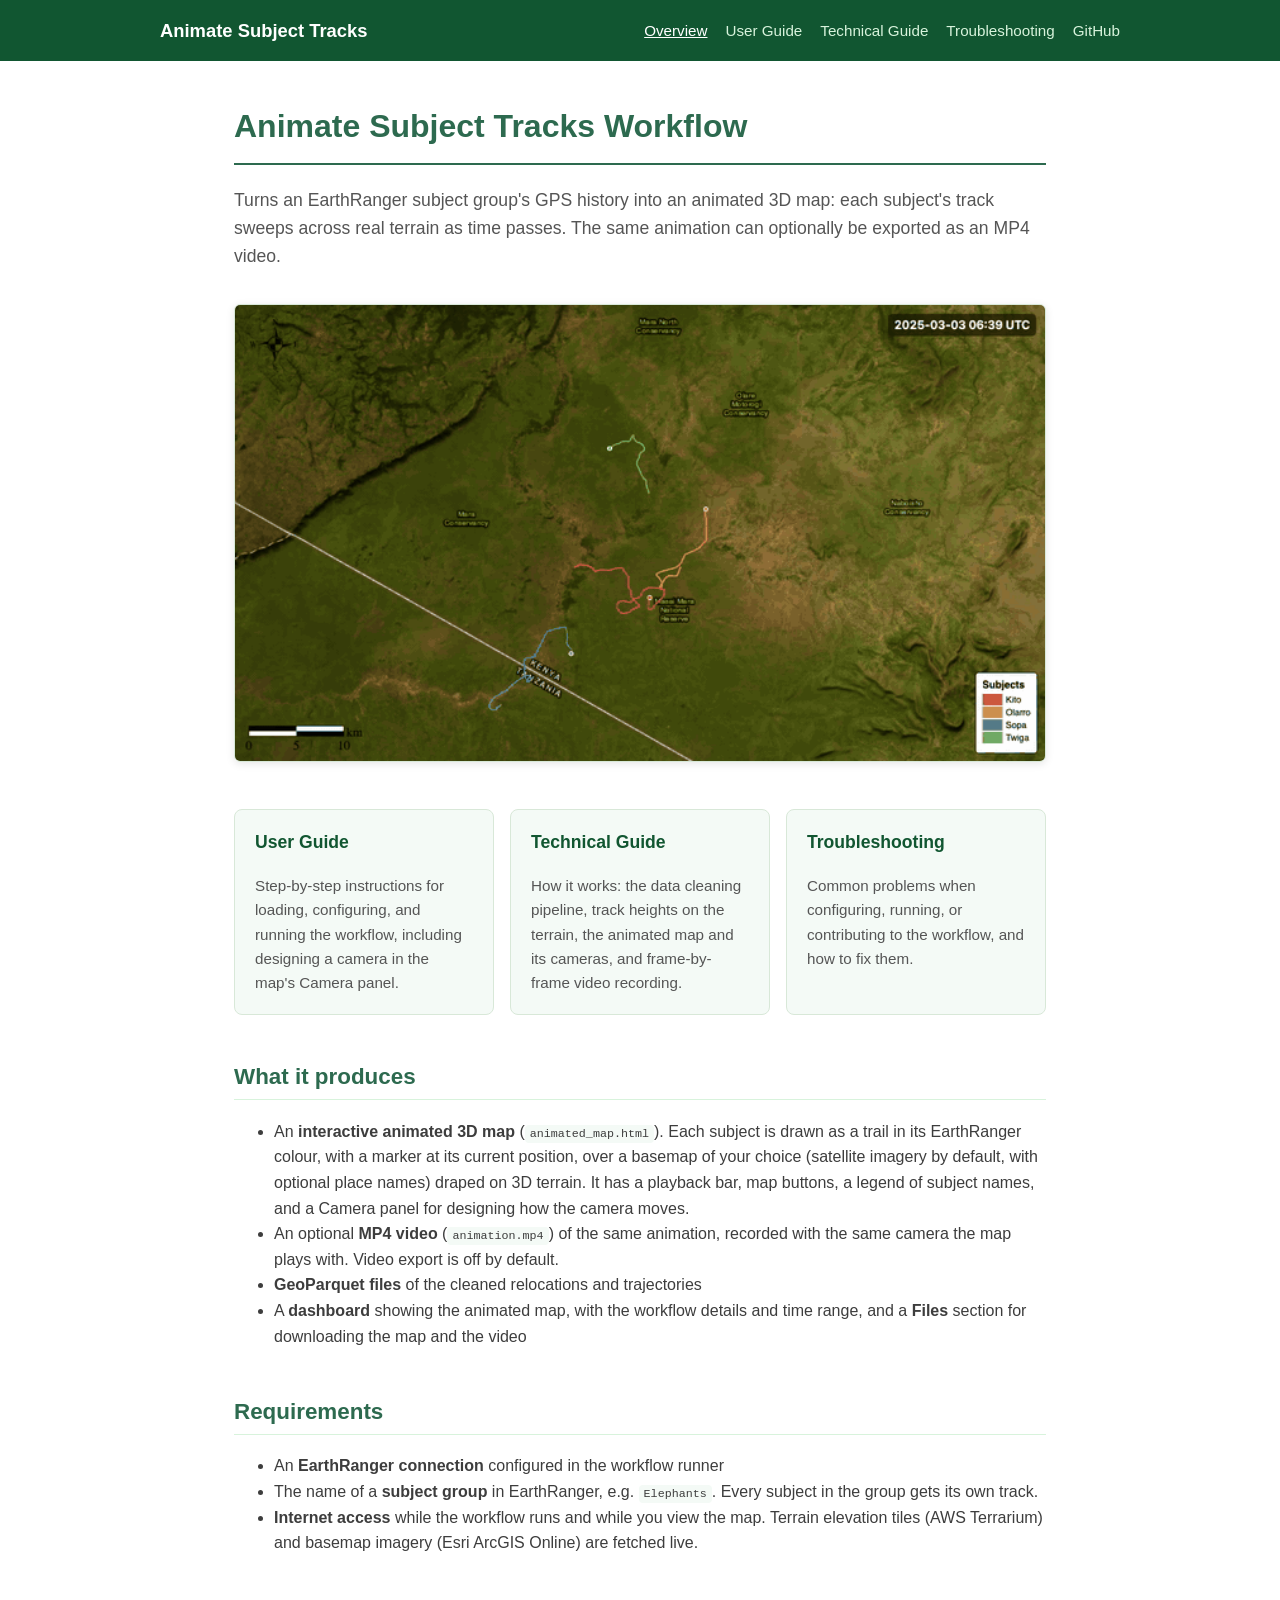
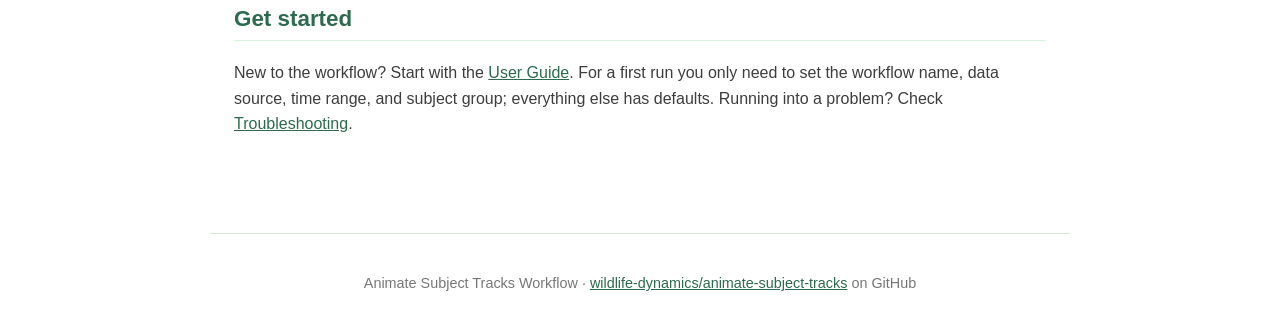
<file: docs/index.html>
<!DOCTYPE html>
<html lang="en">
<head>
  <meta charset="utf-8" />
  <meta name="viewport" content="width=device-width, initial-scale=1.0" />
  <title>Animate Subject Tracks Workflow</title>
  <link rel="stylesheet" href="assets/style.css" />
</head>
<body>
  <header class="site-header">
    <div class="bar">
      <a class="brand" href="index.html">Animate Subject Tracks</a>
      <nav>
        <a href="index.html" class="active">Overview</a>
        <a href="user-guide.html">User Guide</a>
        <a href="technical-guide.html">Technical Guide</a>
        <a href="troubleshooting.html">Troubleshooting</a>
        <a href="https://github.com/wildlife-dynamics/animate-subject-tracks">GitHub</a>
      </nav>
    </div>
  </header>

  <main>
    <h1>Animate Subject Tracks Workflow</h1>
    <p class="lede">Turns an EarthRanger subject group's GPS history into an animated 3D map: each subject's track sweeps across real terrain as time passes. The same animation can optionally be exported as an MP4 video.</p>

    <p><img src="assets/preview.gif" alt="Four collared animals' tracks animating over satellite imagery draped on 3D terrain in the Maasai Mara, with a fly-around camera" style="width: 100%; height: auto; border-radius: 6px;" /></p>

    <div class="card-grid">
      <a class="card" href="user-guide.html">
        <h3>User Guide</h3>
        <p>Step-by-step instructions for loading, configuring, and running the workflow, including designing a camera in the map's Camera panel.</p>
      </a>
      <a class="card" href="technical-guide.html">
        <h3>Technical Guide</h3>
        <p>How it works: the data cleaning pipeline, track heights on the terrain, the animated map and its cameras, and frame-by-frame video recording.</p>
      </a>
      <a class="card" href="troubleshooting.html">
        <h3>Troubleshooting</h3>
        <p>Common problems when configuring, running, or contributing to the workflow, and how to fix them.</p>
      </a>
    </div>

    <h2>What it produces</h2>
    <ul>
      <li>An <strong>interactive animated 3D map</strong> (<code>animated_map.html</code>). Each subject is drawn as a trail in its EarthRanger colour, with a marker at its current position, over a basemap of your choice (satellite imagery by default, with optional place names) draped on 3D terrain. It has a playback bar, map buttons, a legend of subject names, and a Camera panel for designing how the camera moves.</li>
      <li>An optional <strong>MP4 video</strong> (<code>animation.mp4</code>) of the same animation, recorded with the same camera the map plays with. Video export is off by default.</li>
      <li><strong>GeoParquet files</strong> of the cleaned relocations and trajectories</li>
      <li>A <strong>dashboard</strong> showing the animated map, with the workflow details and time range, and a <strong>Files</strong> section for downloading the map and the video</li>
    </ul>

    <h2>Requirements</h2>
    <ul>
      <li>An <strong>EarthRanger connection</strong> configured in the workflow runner</li>
      <li>The name of a <strong>subject group</strong> in EarthRanger, e.g. <code>Elephants</code>. Every subject in the group gets its own track.</li>
      <li><strong>Internet access</strong> while the workflow runs and while you view the map. Terrain elevation tiles (AWS Terrarium) and basemap imagery (Esri ArcGIS Online) are fetched live.</li>
    </ul>

    <h2>Get started</h2>
    <p>New to the workflow? Start with the <a href="user-guide.html">User Guide</a>. For a first run you only need to set the workflow name, data source, time range, and subject group; everything else has defaults. Running into a problem? Check <a href="troubleshooting.html">Troubleshooting</a>.</p>
  </main>

  <footer class="site-footer">
    <p>Animate Subject Tracks Workflow &middot; <a href="https://github.com/wildlife-dynamics/animate-subject-tracks">wildlife-dynamics/animate-subject-tracks</a> on GitHub</p>
  </footer>
</body>
</html>
</file>
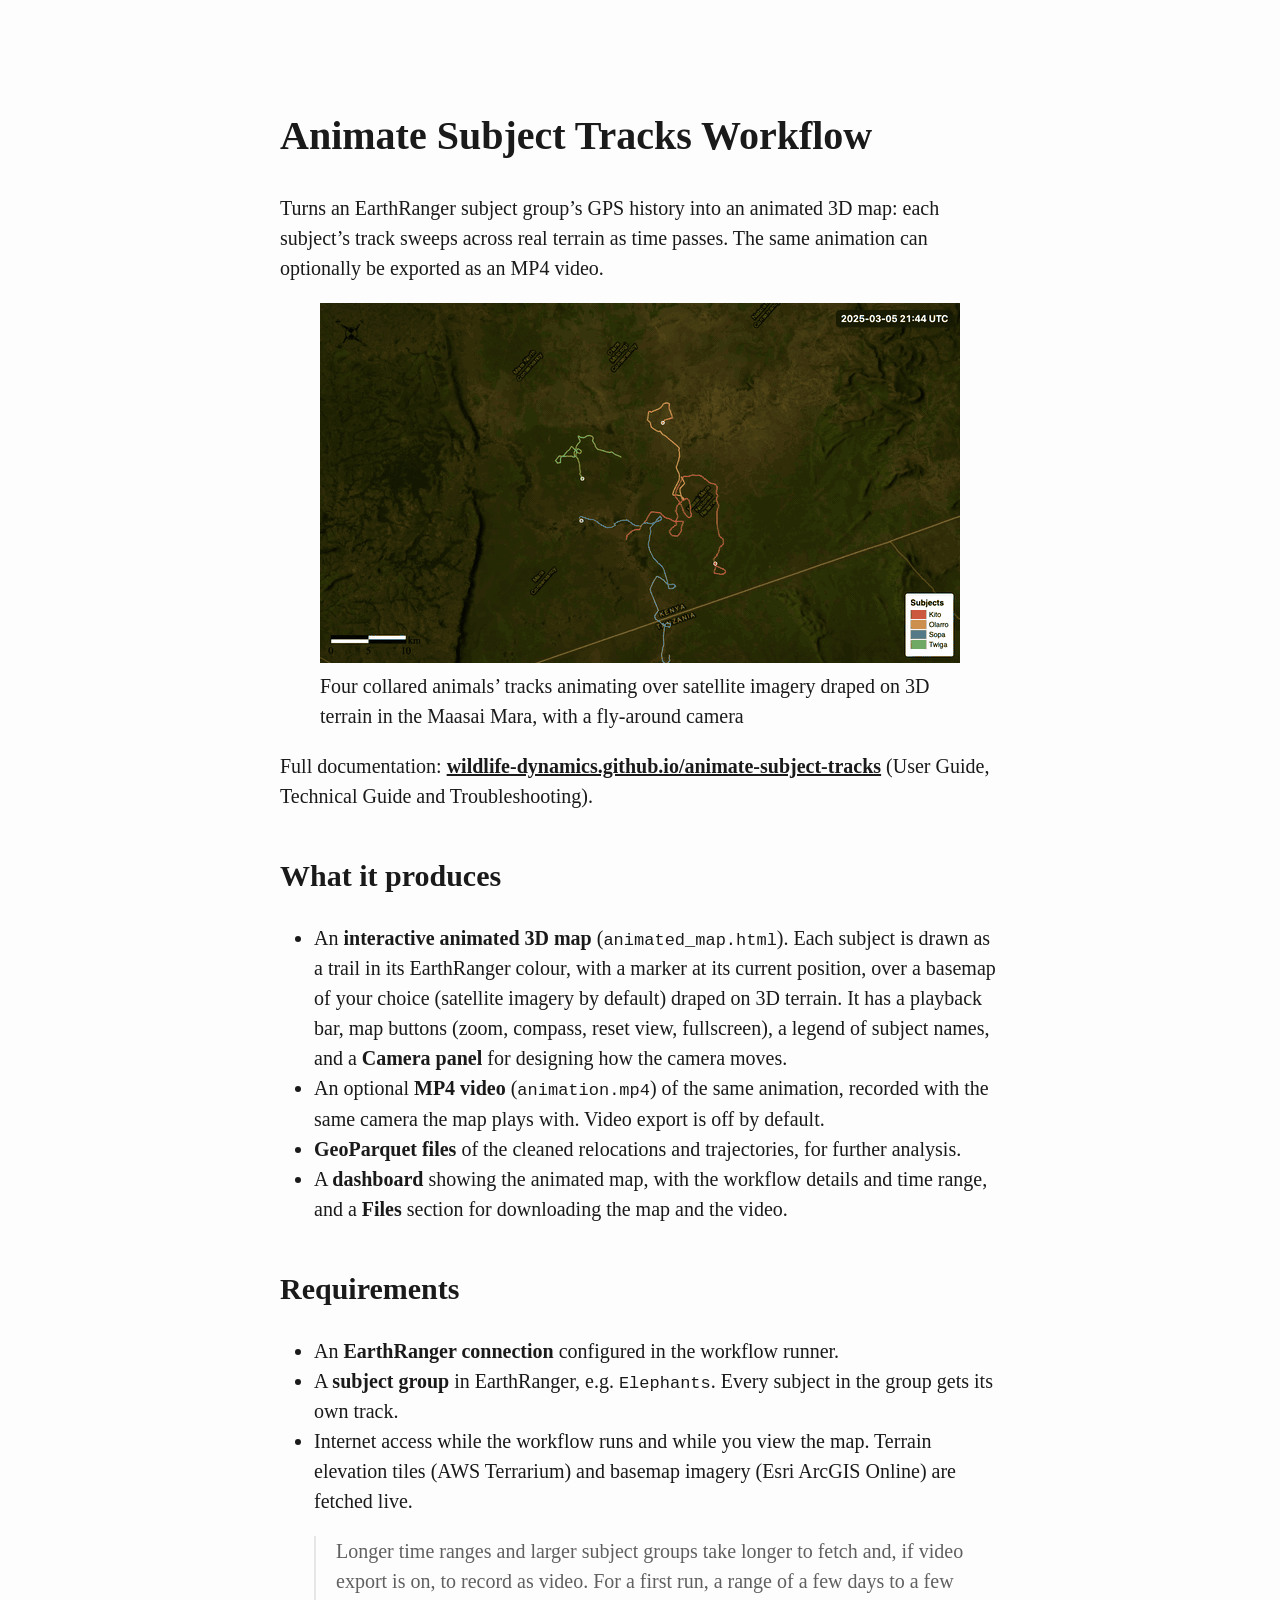
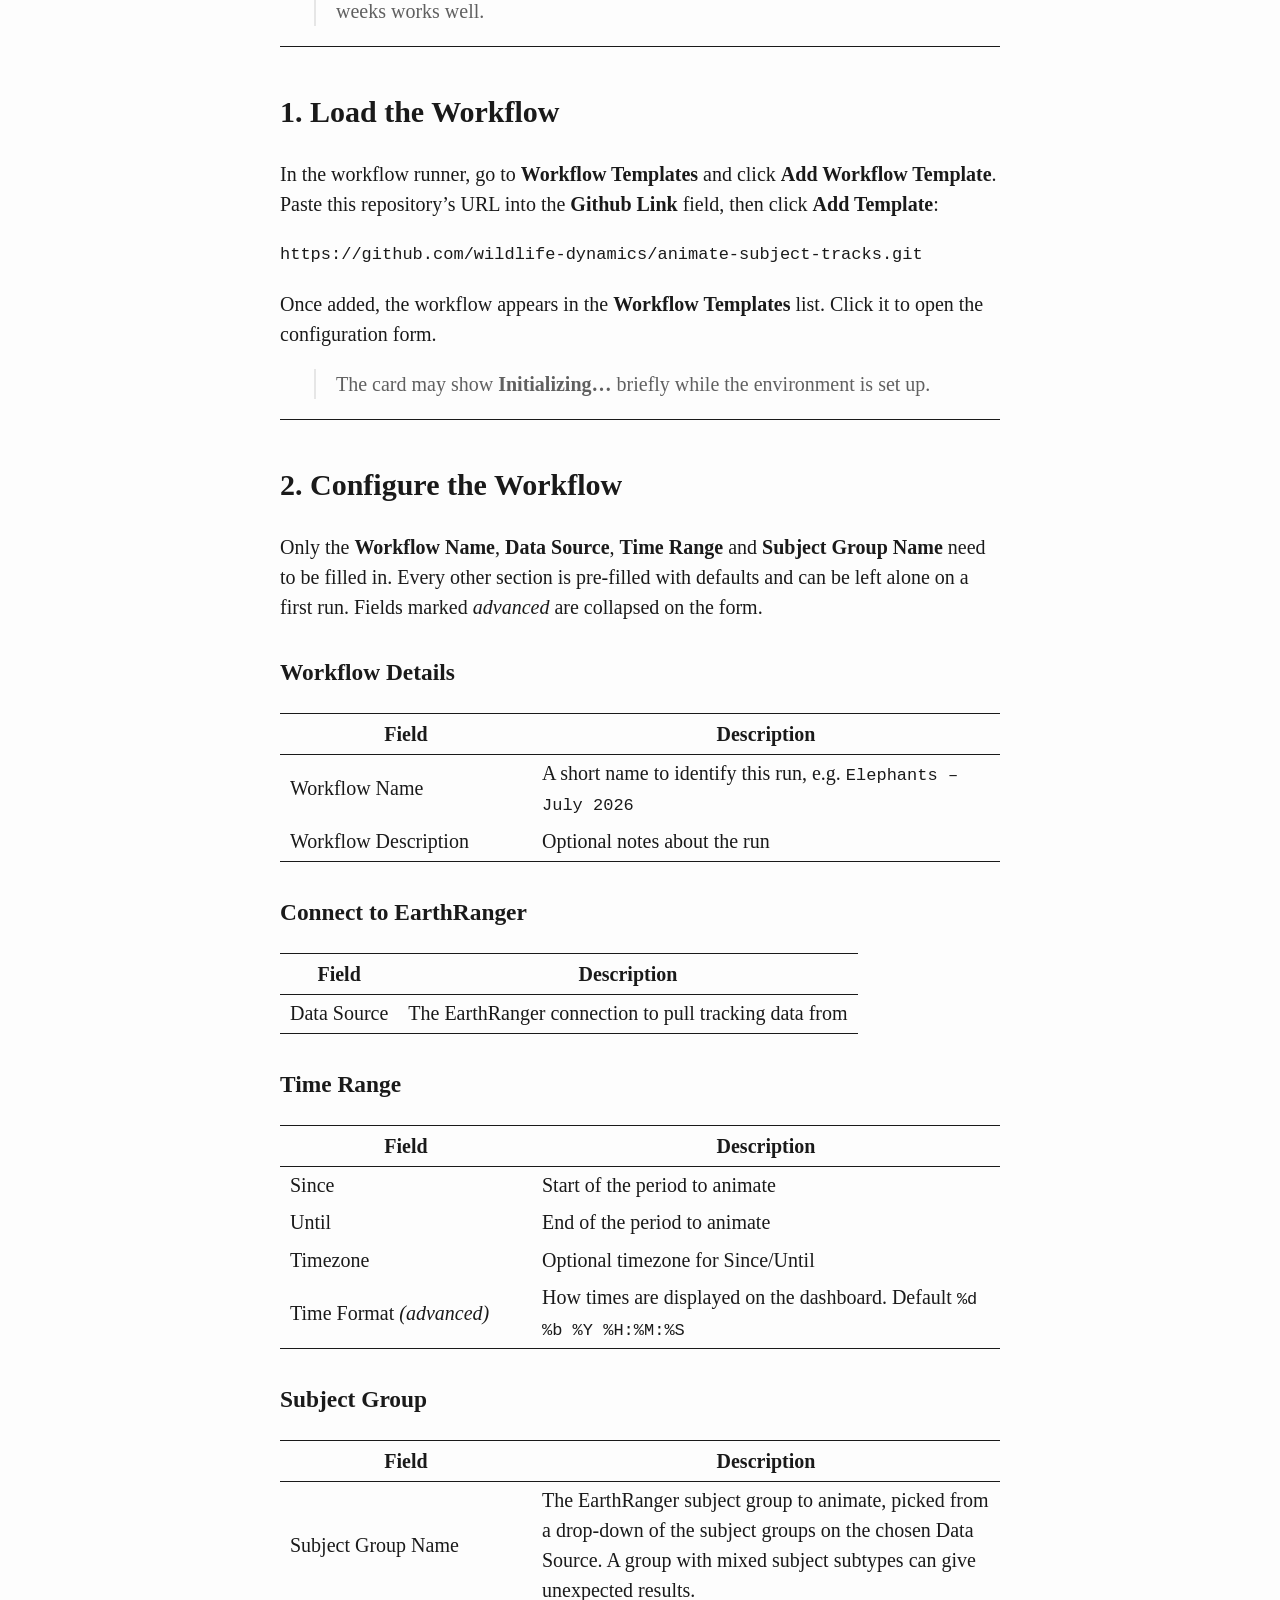
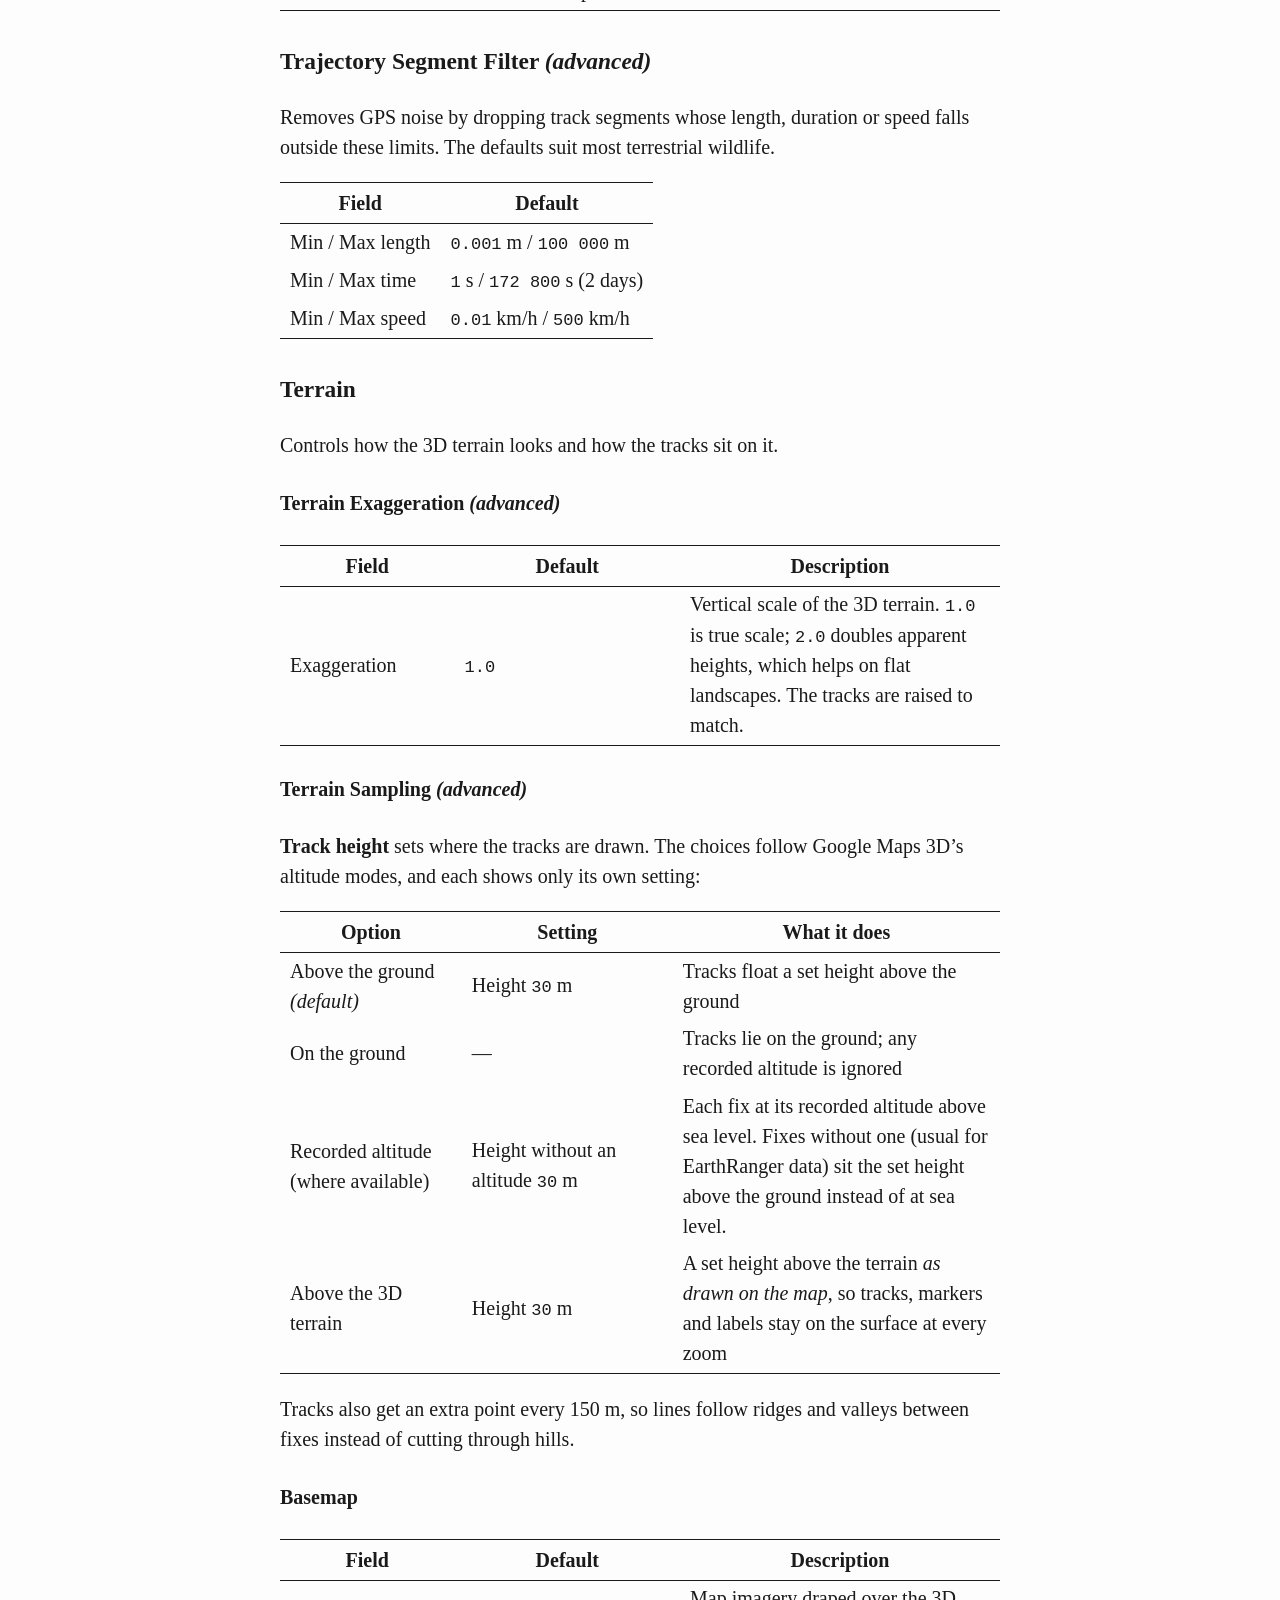
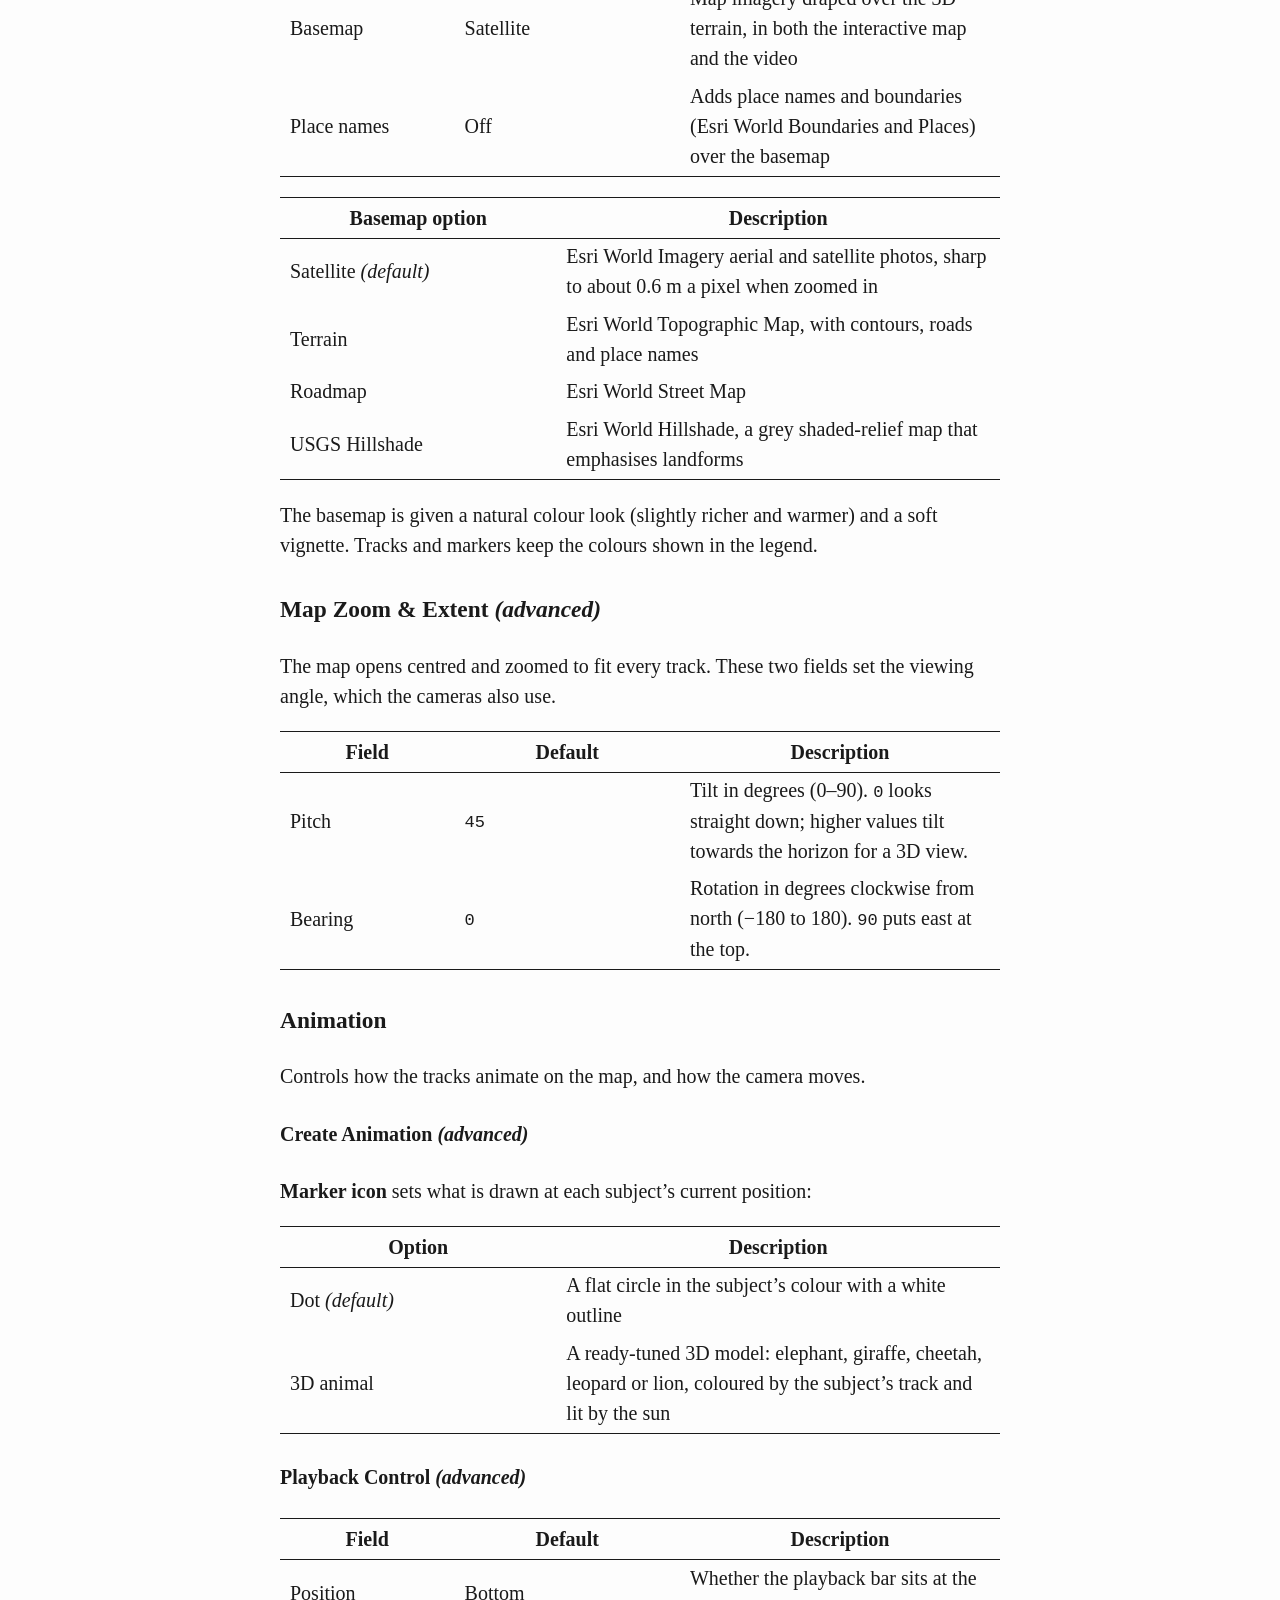
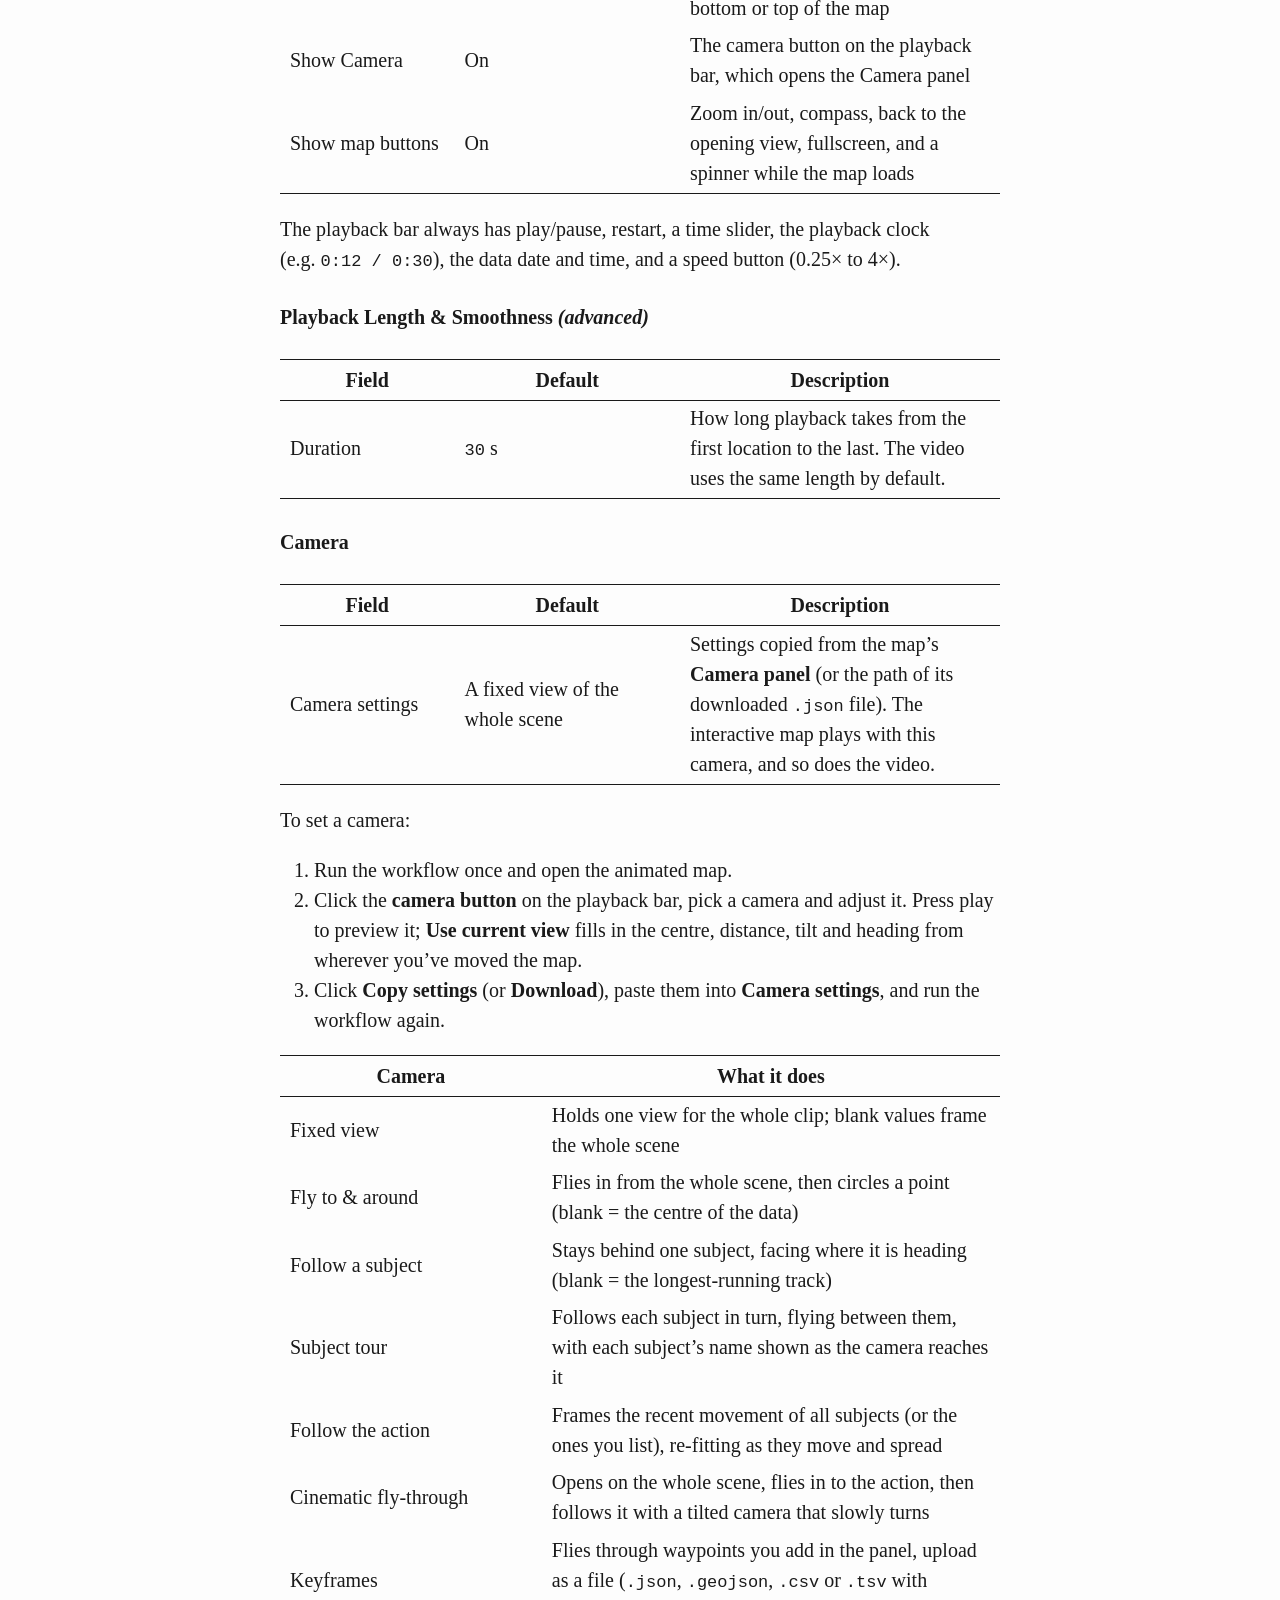
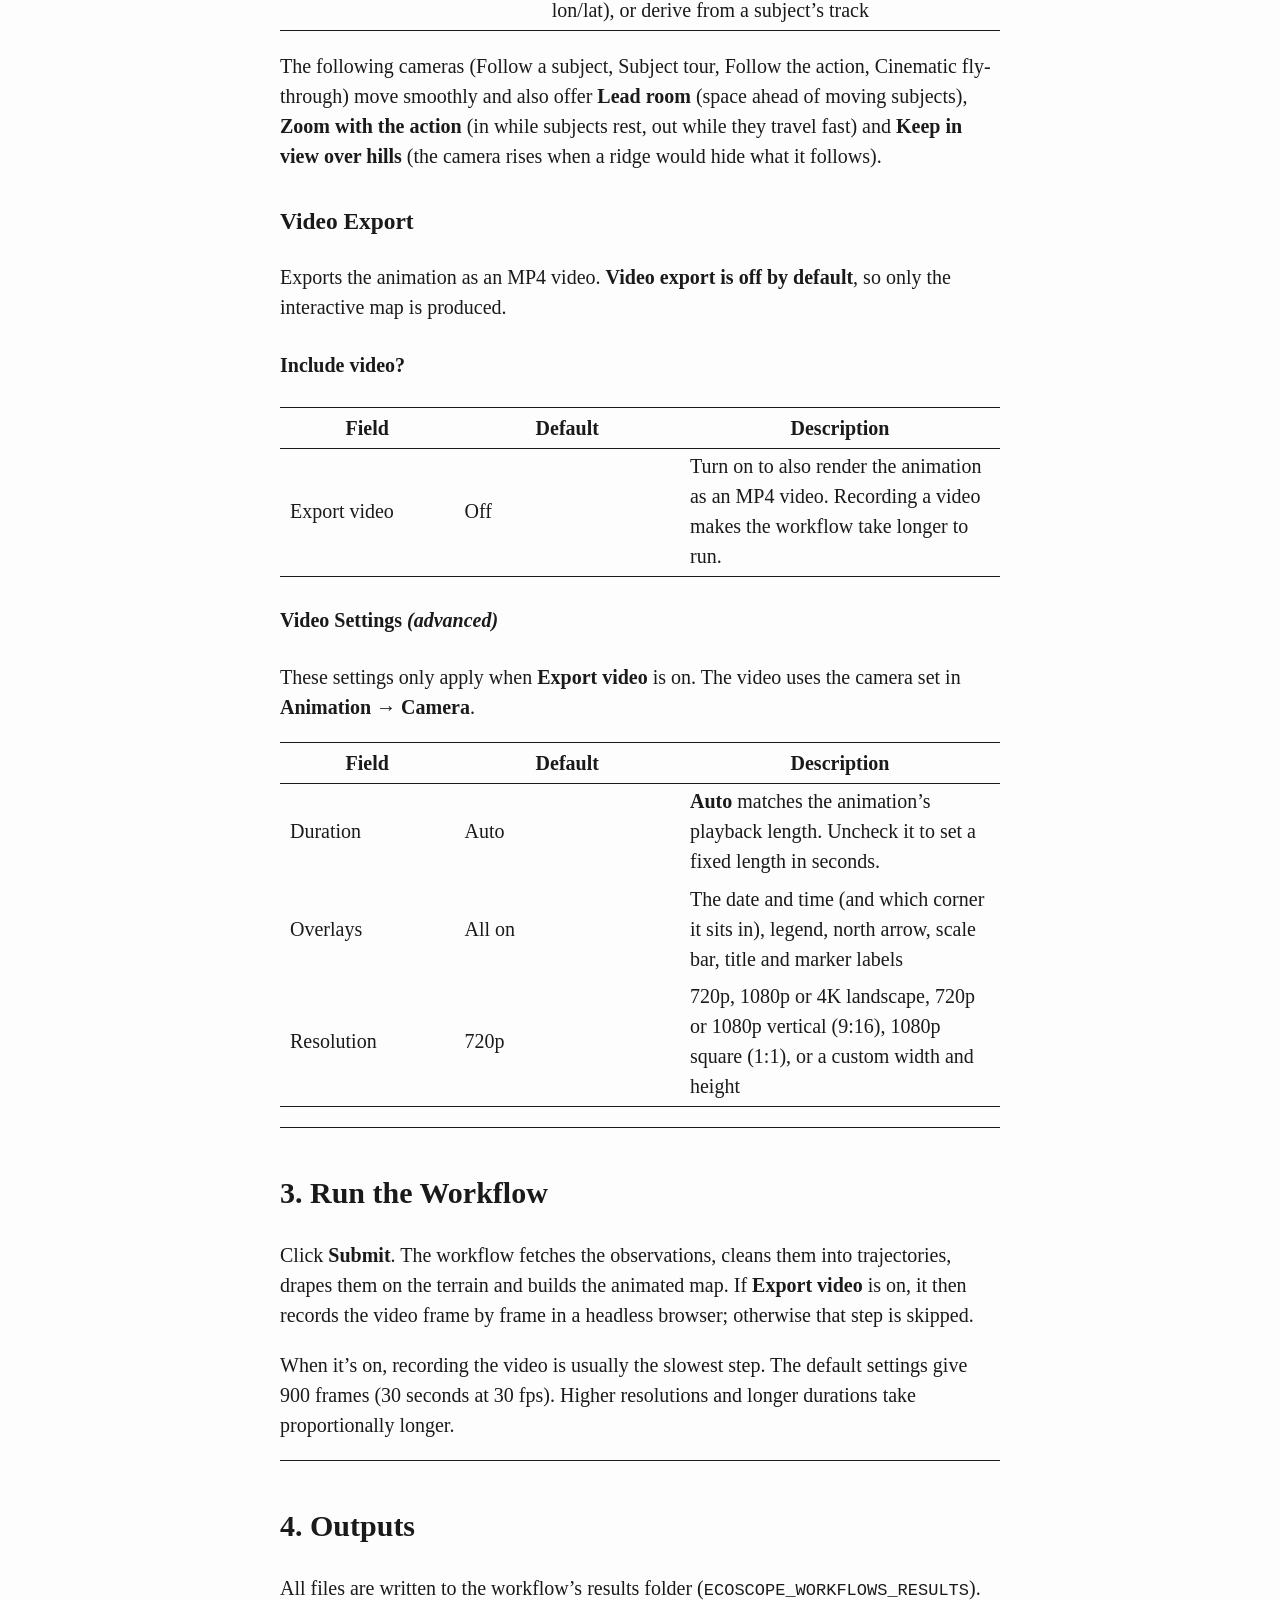
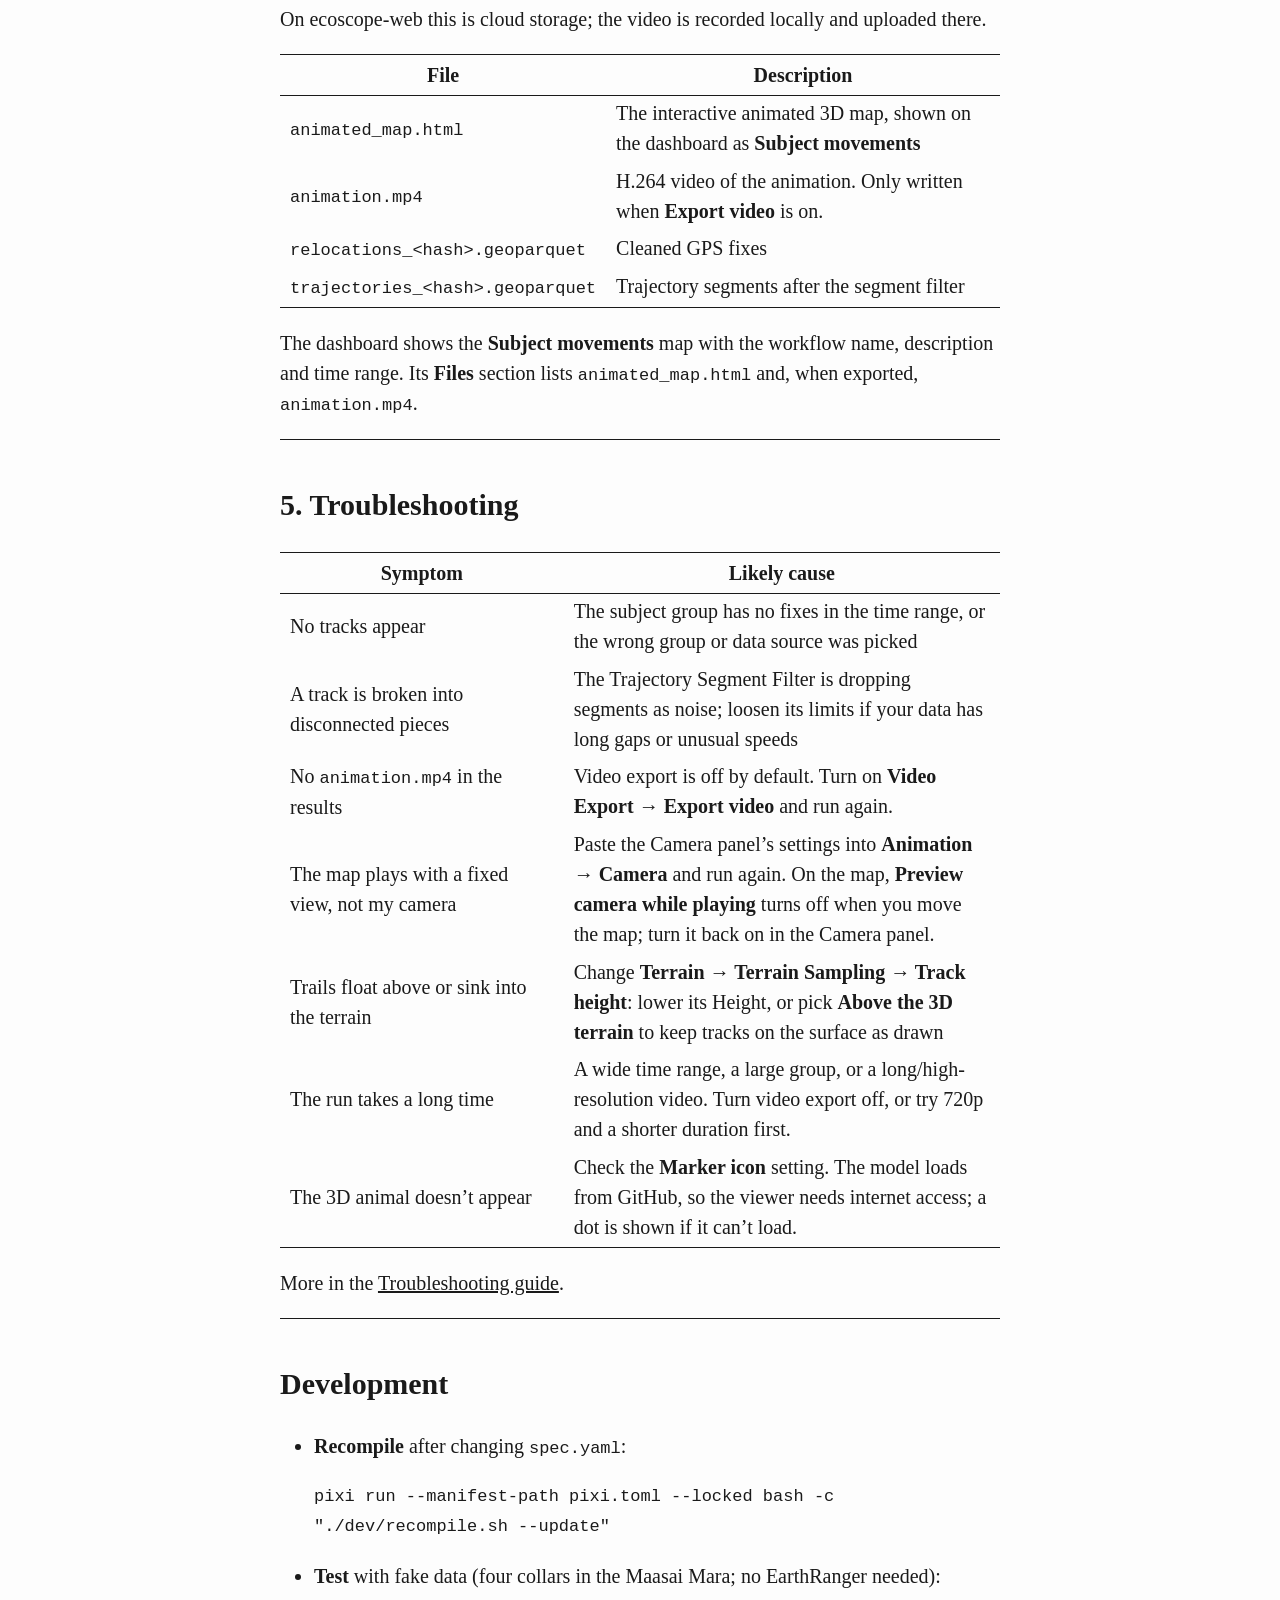
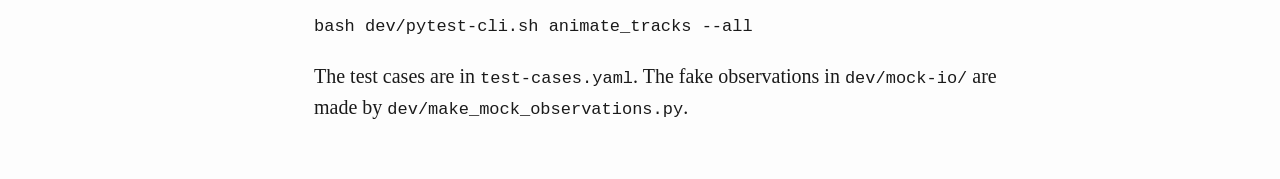
<file: README.html>
<!DOCTYPE html>
<html xmlns="http://www.w3.org/1999/xhtml" lang="" xml:lang="">
<head>
  <meta charset="utf-8" />
  <meta name="generator" content="pandoc" />
  <meta name="viewport" content="width=device-width, initial-scale=1.0, user-scalable=yes" />
  <title>Animate Subject Tracks Workflow</title>
  <style>
    html {
      line-height: 1.5;
      font-family: Georgia, serif;
      font-size: 20px;
      color: #1a1a1a;
      background-color: #fdfdfd;
    }
    body {
      margin: 0 auto;
      max-width: 36em;
      padding-left: 50px;
      padding-right: 50px;
      padding-top: 50px;
      padding-bottom: 50px;
      hyphens: auto;
      word-wrap: break-word;
      text-rendering: optimizeLegibility;
      font-kerning: normal;
    }
    @media (max-width: 600px) {
      body {
        font-size: 0.9em;
        padding: 1em;
      }
    }
    @media print {
      body {
        background-color: transparent;
        color: black;
        font-size: 12pt;
      }
      p, h2, h3 {
        orphans: 3;
        widows: 3;
      }
      h2, h3, h4 {
        page-break-after: avoid;
      }
    }
    p {
      margin: 1em 0;
    }
    a {
      color: #1a1a1a;
    }
    a:visited {
      color: #1a1a1a;
    }
    img {
      max-width: 100%;
    }
    h1, h2, h3, h4, h5, h6 {
      margin-top: 1.4em;
    }
    h5, h6 {
      font-size: 1em;
      font-style: italic;
    }
    h6 {
      font-weight: normal;
    }
    ol, ul {
      padding-left: 1.7em;
      margin-top: 1em;
    }
    li > ol, li > ul {
      margin-top: 0;
    }
    blockquote {
      margin: 1em 0 1em 1.7em;
      padding-left: 1em;
      border-left: 2px solid #e6e6e6;
      color: #606060;
    }
    code {
      font-family: Menlo, Monaco, 'Lucida Console', Consolas, monospace;
      font-size: 85%;
      margin: 0;
    }
    pre {
      margin: 1em 0;
      overflow: auto;
    }
    pre code {
      padding: 0;
      overflow: visible;
    }
    .sourceCode {
     background-color: transparent;
     overflow: visible;
    }
    hr {
      background-color: #1a1a1a;
      border: none;
      height: 1px;
      margin: 1em 0;
    }
    table {
      margin: 1em 0;
      border-collapse: collapse;
      width: 100%;
      overflow-x: auto;
      display: block;
      font-variant-numeric: lining-nums tabular-nums;
    }
    table caption {
      margin-bottom: 0.75em;
    }
    tbody {
      margin-top: 0.5em;
      border-top: 1px solid #1a1a1a;
      border-bottom: 1px solid #1a1a1a;
    }
    th {
      border-top: 1px solid #1a1a1a;
      padding: 0.25em 0.5em 0.25em 0.5em;
    }
    td {
      padding: 0.125em 0.5em 0.25em 0.5em;
    }
    header {
      margin-bottom: 4em;
      text-align: center;
    }
    #TOC li {
      list-style: none;
    }
    #TOC a:not(:hover) {
      text-decoration: none;
    }
    code{white-space: pre-wrap;}
    span.smallcaps{font-variant: small-caps;}
    span.underline{text-decoration: underline;}
    div.column{display: inline-block; vertical-align: top; width: 50%;}
    div.hanging-indent{margin-left: 1.5em; text-indent: -1.5em;}
    ul.task-list{list-style: none;}
    .display.math{display: block; text-align: center; margin: 0.5rem auto;}
  </style>
  <!--[if lt IE 9]>
    <script src="//cdnjs.cloudflare.com/ajax/libs/html5shiv/3.7.3/html5shiv-printshiv.min.js"></script>
  <![endif]-->
</head>
<body>
<h1 id="animate-subject-tracks-workflow">Animate Subject Tracks Workflow</h1>
<p>Turns an EarthRanger subject group’s GPS history into an animated 3D map: each subject’s track sweeps across real terrain as time passes. The same animation can optionally be exported as an MP4 video.</p>
<figure>
<img src="resources/preview.gif" alt="Four collared animals’ tracks animating over satellite imagery draped on 3D terrain in the Maasai Mara, with a fly-around camera" /><figcaption aria-hidden="true">Four collared animals’ tracks animating over satellite imagery draped on 3D terrain in the Maasai Mara, with a fly-around camera</figcaption>
</figure>
<p>Full documentation: <strong><a href="https://wildlife-dynamics.github.io/animate-subject-tracks/">wildlife-dynamics.github.io/animate-subject-tracks</a></strong> (User Guide, Technical Guide and Troubleshooting).</p>
<h2 id="what-it-produces">What it produces</h2>
<ul>
<li>An <strong>interactive animated 3D map</strong> (<code>animated_map.html</code>). Each subject is drawn as a trail in its EarthRanger colour, with a marker at its current position, over a basemap of your choice (satellite imagery by default) draped on 3D terrain. It has a playback bar, map buttons (zoom, compass, reset view, fullscreen), a legend of subject names, and a <strong>Camera panel</strong> for designing how the camera moves.</li>
<li>An optional <strong>MP4 video</strong> (<code>animation.mp4</code>) of the same animation, recorded with the same camera the map plays with. Video export is off by default.</li>
<li><strong>GeoParquet files</strong> of the cleaned relocations and trajectories, for further analysis.</li>
<li>A <strong>dashboard</strong> showing the animated map, with the workflow details and time range, and a <strong>Files</strong> section for downloading the map and the video.</li>
</ul>
<h2 id="requirements">Requirements</h2>
<ul>
<li>An <strong>EarthRanger connection</strong> configured in the workflow runner.</li>
<li>A <strong>subject group</strong> in EarthRanger, e.g. <code>Elephants</code>. Every subject in the group gets its own track.</li>
<li>Internet access while the workflow runs and while you view the map. Terrain elevation tiles (AWS Terrarium) and basemap imagery (Esri ArcGIS Online) are fetched live.</li>
</ul>
<blockquote>
<p>Longer time ranges and larger subject groups take longer to fetch and, if video export is on, to record as video. For a first run, a range of a few days to a few weeks works well.</p>
</blockquote>
<hr />
<h2 id="load-the-workflow">1. Load the Workflow</h2>
<p>In the workflow runner, go to <strong>Workflow Templates</strong> and click <strong>Add Workflow Template</strong>. Paste this repository’s URL into the <strong>Github Link</strong> field, then click <strong>Add Template</strong>:</p>
<pre><code>https://github.com/wildlife-dynamics/animate-subject-tracks.git</code></pre>
<p>Once added, the workflow appears in the <strong>Workflow Templates</strong> list. Click it to open the configuration form.</p>
<blockquote>
<p>The card may show <strong>Initializing…</strong> briefly while the environment is set up.</p>
</blockquote>
<hr />
<h2 id="configure-the-workflow">2. Configure the Workflow</h2>
<p>Only the <strong>Workflow Name</strong>, <strong>Data Source</strong>, <strong>Time Range</strong> and <strong>Subject Group Name</strong> need to be filled in. Every other section is pre-filled with defaults and can be left alone on a first run. Fields marked <em>advanced</em> are collapsed on the form.</p>
<h3 id="workflow-details">Workflow Details</h3>
<table>
<colgroup>
<col style="width: 35%" />
<col style="width: 65%" />
</colgroup>
<thead>
<tr class="header">
<th>Field</th>
<th>Description</th>
</tr>
</thead>
<tbody>
<tr class="odd">
<td>Workflow Name</td>
<td>A short name to identify this run, e.g. <code>Elephants – July 2026</code></td>
</tr>
<tr class="even">
<td>Workflow Description</td>
<td>Optional notes about the run</td>
</tr>
</tbody>
</table>
<h3 id="connect-to-earthranger">Connect to EarthRanger</h3>
<table>
<thead>
<tr class="header">
<th>Field</th>
<th>Description</th>
</tr>
</thead>
<tbody>
<tr class="odd">
<td>Data Source</td>
<td>The EarthRanger connection to pull tracking data from</td>
</tr>
</tbody>
</table>
<h3 id="time-range">Time Range</h3>
<table>
<colgroup>
<col style="width: 35%" />
<col style="width: 65%" />
</colgroup>
<thead>
<tr class="header">
<th>Field</th>
<th>Description</th>
</tr>
</thead>
<tbody>
<tr class="odd">
<td>Since</td>
<td>Start of the period to animate</td>
</tr>
<tr class="even">
<td>Until</td>
<td>End of the period to animate</td>
</tr>
<tr class="odd">
<td>Timezone</td>
<td>Optional timezone for Since/Until</td>
</tr>
<tr class="even">
<td>Time Format <em>(advanced)</em></td>
<td>How times are displayed on the dashboard. Default <code>%d %b %Y %H:%M:%S</code></td>
</tr>
</tbody>
</table>
<h3 id="subject-group">Subject Group</h3>
<table>
<colgroup>
<col style="width: 35%" />
<col style="width: 65%" />
</colgroup>
<thead>
<tr class="header">
<th>Field</th>
<th>Description</th>
</tr>
</thead>
<tbody>
<tr class="odd">
<td>Subject Group Name</td>
<td>The EarthRanger subject group to animate, picked from a drop-down of the subject groups on the chosen Data Source. A group with mixed subject subtypes can give unexpected results.</td>
</tr>
</tbody>
</table>
<h3 id="trajectory-segment-filter-advanced">Trajectory Segment Filter <em>(advanced)</em></h3>
<p>Removes GPS noise by dropping track segments whose length, duration or speed falls outside these limits. The defaults suit most terrestrial wildlife.</p>
<table>
<thead>
<tr class="header">
<th>Field</th>
<th>Default</th>
</tr>
</thead>
<tbody>
<tr class="odd">
<td>Min / Max length</td>
<td><code>0.001</code> m / <code>100 000</code> m</td>
</tr>
<tr class="even">
<td>Min / Max time</td>
<td><code>1</code> s / <code>172 800</code> s (2 days)</td>
</tr>
<tr class="odd">
<td>Min / Max speed</td>
<td><code>0.01</code> km/h / <code>500</code> km/h</td>
</tr>
</tbody>
</table>
<h3 id="terrain">Terrain</h3>
<p>Controls how the 3D terrain looks and how the tracks sit on it.</p>
<h4 id="terrain-exaggeration-advanced">Terrain Exaggeration <em>(advanced)</em></h4>
<table>
<colgroup>
<col style="width: 24%" />
<col style="width: 31%" />
<col style="width: 44%" />
</colgroup>
<thead>
<tr class="header">
<th>Field</th>
<th>Default</th>
<th>Description</th>
</tr>
</thead>
<tbody>
<tr class="odd">
<td>Exaggeration</td>
<td><code>1.0</code></td>
<td>Vertical scale of the 3D terrain. <code>1.0</code> is true scale; <code>2.0</code> doubles apparent heights, which helps on flat landscapes. The tracks are raised to match.</td>
</tr>
</tbody>
</table>
<h4 id="terrain-sampling-advanced">Terrain Sampling <em>(advanced)</em></h4>
<p><strong>Track height</strong> sets where the tracks are drawn. The choices follow Google Maps 3D’s altitude modes, and each shows only its own setting:</p>
<table>
<colgroup>
<col style="width: 25%" />
<col style="width: 29%" />
<col style="width: 45%" />
</colgroup>
<thead>
<tr class="header">
<th>Option</th>
<th>Setting</th>
<th>What it does</th>
</tr>
</thead>
<tbody>
<tr class="odd">
<td>Above the ground <em>(default)</em></td>
<td>Height <code>30</code> m</td>
<td>Tracks float a set height above the ground</td>
</tr>
<tr class="even">
<td>On the ground</td>
<td>—</td>
<td>Tracks lie on the ground; any recorded altitude is ignored</td>
</tr>
<tr class="odd">
<td>Recorded altitude (where available)</td>
<td>Height without an altitude <code>30</code> m</td>
<td>Each fix at its recorded altitude above sea level. Fixes without one (usual for EarthRanger data) sit the set height above the ground instead of at sea level.</td>
</tr>
<tr class="even">
<td>Above the 3D terrain</td>
<td>Height <code>30</code> m</td>
<td>A set height above the terrain <em>as drawn on the map</em>, so tracks, markers and labels stay on the surface at every zoom</td>
</tr>
</tbody>
</table>
<p>Tracks also get an extra point every 150 m, so lines follow ridges and valleys between fixes instead of cutting through hills.</p>
<h4 id="basemap">Basemap</h4>
<table>
<colgroup>
<col style="width: 24%" />
<col style="width: 31%" />
<col style="width: 44%" />
</colgroup>
<thead>
<tr class="header">
<th>Field</th>
<th>Default</th>
<th>Description</th>
</tr>
</thead>
<tbody>
<tr class="odd">
<td>Basemap</td>
<td>Satellite</td>
<td>Map imagery draped over the 3D terrain, in both the interactive map and the video</td>
</tr>
<tr class="even">
<td>Place names</td>
<td>Off</td>
<td>Adds place names and boundaries (Esri World Boundaries and Places) over the basemap</td>
</tr>
</tbody>
</table>
<table>
<colgroup>
<col style="width: 38%" />
<col style="width: 61%" />
</colgroup>
<thead>
<tr class="header">
<th>Basemap option</th>
<th>Description</th>
</tr>
</thead>
<tbody>
<tr class="odd">
<td>Satellite <em>(default)</em></td>
<td>Esri World Imagery aerial and satellite photos, sharp to about 0.6 m a pixel when zoomed in</td>
</tr>
<tr class="even">
<td>Terrain</td>
<td>Esri World Topographic Map, with contours, roads and place names</td>
</tr>
<tr class="odd">
<td>Roadmap</td>
<td>Esri World Street Map</td>
</tr>
<tr class="even">
<td>USGS Hillshade</td>
<td>Esri World Hillshade, a grey shaded-relief map that emphasises landforms</td>
</tr>
</tbody>
</table>
<p>The basemap is given a natural colour look (slightly richer and warmer) and a soft vignette. Tracks and markers keep the colours shown in the legend.</p>
<h3 id="map-zoom-extent-advanced">Map Zoom &amp; Extent <em>(advanced)</em></h3>
<p>The map opens centred and zoomed to fit every track. These two fields set the viewing angle, which the cameras also use.</p>
<table>
<colgroup>
<col style="width: 24%" />
<col style="width: 31%" />
<col style="width: 44%" />
</colgroup>
<thead>
<tr class="header">
<th>Field</th>
<th>Default</th>
<th>Description</th>
</tr>
</thead>
<tbody>
<tr class="odd">
<td>Pitch</td>
<td><code>45</code></td>
<td>Tilt in degrees (0–90). <code>0</code> looks straight down; higher values tilt towards the horizon for a 3D view.</td>
</tr>
<tr class="even">
<td>Bearing</td>
<td><code>0</code></td>
<td>Rotation in degrees clockwise from north (−180 to 180). <code>90</code> puts east at the top.</td>
</tr>
</tbody>
</table>
<h3 id="animation">Animation</h3>
<p>Controls how the tracks animate on the map, and how the camera moves.</p>
<h4 id="create-animation-advanced">Create Animation <em>(advanced)</em></h4>
<p><strong>Marker icon</strong> sets what is drawn at each subject’s current position:</p>
<table>
<colgroup>
<col style="width: 38%" />
<col style="width: 61%" />
</colgroup>
<thead>
<tr class="header">
<th>Option</th>
<th>Description</th>
</tr>
</thead>
<tbody>
<tr class="odd">
<td>Dot <em>(default)</em></td>
<td>A flat circle in the subject’s colour with a white outline</td>
</tr>
<tr class="even">
<td>3D animal</td>
<td>A ready-tuned 3D model: elephant, giraffe, cheetah, leopard or lion, coloured by the subject’s track and lit by the sun</td>
</tr>
</tbody>
</table>
<h4 id="playback-control-advanced">Playback Control <em>(advanced)</em></h4>
<table>
<colgroup>
<col style="width: 24%" />
<col style="width: 31%" />
<col style="width: 44%" />
</colgroup>
<thead>
<tr class="header">
<th>Field</th>
<th>Default</th>
<th>Description</th>
</tr>
</thead>
<tbody>
<tr class="odd">
<td>Position</td>
<td>Bottom</td>
<td>Whether the playback bar sits at the bottom or top of the map</td>
</tr>
<tr class="even">
<td>Show Camera</td>
<td>On</td>
<td>The camera button on the playback bar, which opens the Camera panel</td>
</tr>
<tr class="odd">
<td>Show map buttons</td>
<td>On</td>
<td>Zoom in/out, compass, back to the opening view, fullscreen, and a spinner while the map loads</td>
</tr>
</tbody>
</table>
<p>The playback bar always has play/pause, restart, a time slider, the playback clock (e.g. <code>0:12 / 0:30</code>), the data date and time, and a speed button (0.25× to 4×).</p>
<h4 id="playback-length-smoothness-advanced">Playback Length &amp; Smoothness <em>(advanced)</em></h4>
<table>
<colgroup>
<col style="width: 24%" />
<col style="width: 31%" />
<col style="width: 44%" />
</colgroup>
<thead>
<tr class="header">
<th>Field</th>
<th>Default</th>
<th>Description</th>
</tr>
</thead>
<tbody>
<tr class="odd">
<td>Duration</td>
<td><code>30</code> s</td>
<td>How long playback takes from the first location to the last. The video uses the same length by default.</td>
</tr>
</tbody>
</table>
<h4 id="camera">Camera</h4>
<table>
<colgroup>
<col style="width: 24%" />
<col style="width: 31%" />
<col style="width: 44%" />
</colgroup>
<thead>
<tr class="header">
<th>Field</th>
<th>Default</th>
<th>Description</th>
</tr>
</thead>
<tbody>
<tr class="odd">
<td>Camera settings</td>
<td>A fixed view of the whole scene</td>
<td>Settings copied from the map’s <strong>Camera panel</strong> (or the path of its downloaded <code>.json</code> file). The interactive map plays with this camera, and so does the video.</td>
</tr>
</tbody>
</table>
<p>To set a camera:</p>
<ol type="1">
<li>Run the workflow once and open the animated map.</li>
<li>Click the <strong>camera button</strong> on the playback bar, pick a camera and adjust it. Press play to preview it; <strong>Use current view</strong> fills in the centre, distance, tilt and heading from wherever you’ve moved the map.</li>
<li>Click <strong>Copy settings</strong> (or <strong>Download</strong>), paste them into <strong>Camera settings</strong>, and run the workflow again.</li>
</ol>
<table>
<colgroup>
<col style="width: 36%" />
<col style="width: 63%" />
</colgroup>
<thead>
<tr class="header">
<th>Camera</th>
<th>What it does</th>
</tr>
</thead>
<tbody>
<tr class="odd">
<td>Fixed view</td>
<td>Holds one view for the whole clip; blank values frame the whole scene</td>
</tr>
<tr class="even">
<td>Fly to &amp; around</td>
<td>Flies in from the whole scene, then circles a point (blank = the centre of the data)</td>
</tr>
<tr class="odd">
<td>Follow a subject</td>
<td>Stays behind one subject, facing where it is heading (blank = the longest-running track)</td>
</tr>
<tr class="even">
<td>Subject tour</td>
<td>Follows each subject in turn, flying between them, with each subject’s name shown as the camera reaches it</td>
</tr>
<tr class="odd">
<td>Follow the action</td>
<td>Frames the recent movement of all subjects (or the ones you list), re-fitting as they move and spread</td>
</tr>
<tr class="even">
<td>Cinematic fly-through</td>
<td>Opens on the whole scene, flies in to the action, then follows it with a tilted camera that slowly turns</td>
</tr>
<tr class="odd">
<td>Keyframes</td>
<td>Flies through waypoints you add in the panel, upload as a file (<code>.json</code>, <code>.geojson</code>, <code>.csv</code> or <code>.tsv</code> with lon/lat), or derive from a subject’s track</td>
</tr>
</tbody>
</table>
<p>The following cameras (Follow a subject, Subject tour, Follow the action, Cinematic fly-through) move smoothly and also offer <strong>Lead room</strong> (space ahead of moving subjects), <strong>Zoom with the action</strong> (in while subjects rest, out while they travel fast) and <strong>Keep in view over hills</strong> (the camera rises when a ridge would hide what it follows).</p>
<h3 id="video-export">Video Export</h3>
<p>Exports the animation as an MP4 video. <strong>Video export is off by default</strong>, so only the interactive map is produced.</p>
<h4 id="include-video">Include video?</h4>
<table>
<colgroup>
<col style="width: 24%" />
<col style="width: 31%" />
<col style="width: 44%" />
</colgroup>
<thead>
<tr class="header">
<th>Field</th>
<th>Default</th>
<th>Description</th>
</tr>
</thead>
<tbody>
<tr class="odd">
<td>Export video</td>
<td>Off</td>
<td>Turn on to also render the animation as an MP4 video. Recording a video makes the workflow take longer to run.</td>
</tr>
</tbody>
</table>
<h4 id="video-settings-advanced">Video Settings <em>(advanced)</em></h4>
<p>These settings only apply when <strong>Export video</strong> is on. The video uses the camera set in <strong>Animation → Camera</strong>.</p>
<table>
<colgroup>
<col style="width: 24%" />
<col style="width: 31%" />
<col style="width: 44%" />
</colgroup>
<thead>
<tr class="header">
<th>Field</th>
<th>Default</th>
<th>Description</th>
</tr>
</thead>
<tbody>
<tr class="odd">
<td>Duration</td>
<td>Auto</td>
<td><strong>Auto</strong> matches the animation’s playback length. Uncheck it to set a fixed length in seconds.</td>
</tr>
<tr class="even">
<td>Overlays</td>
<td>All on</td>
<td>The date and time (and which corner it sits in), legend, north arrow, scale bar, title and marker labels</td>
</tr>
<tr class="odd">
<td>Resolution</td>
<td>720p</td>
<td>720p, 1080p or 4K landscape, 720p or 1080p vertical (9:16), 1080p square (1:1), or a custom width and height</td>
</tr>
</tbody>
</table>
<hr />
<h2 id="run-the-workflow">3. Run the Workflow</h2>
<p>Click <strong>Submit</strong>. The workflow fetches the observations, cleans them into trajectories, drapes them on the terrain and builds the animated map. If <strong>Export video</strong> is on, it then records the video frame by frame in a headless browser; otherwise that step is skipped.</p>
<p>When it’s on, recording the video is usually the slowest step. The default settings give 900 frames (30 seconds at 30 fps). Higher resolutions and longer durations take proportionally longer.</p>
<hr />
<h2 id="outputs">4. Outputs</h2>
<p>All files are written to the workflow’s results folder (<code>ECOSCOPE_WORKFLOWS_RESULTS</code>). On ecoscope-web this is cloud storage; the video is recorded locally and uploaded there.</p>
<table>
<colgroup>
<col style="width: 31%" />
<col style="width: 68%" />
</colgroup>
<thead>
<tr class="header">
<th>File</th>
<th>Description</th>
</tr>
</thead>
<tbody>
<tr class="odd">
<td><code>animated_map.html</code></td>
<td>The interactive animated 3D map, shown on the dashboard as <strong>Subject movements</strong></td>
</tr>
<tr class="even">
<td><code>animation.mp4</code></td>
<td>H.264 video of the animation. Only written when <strong>Export video</strong> is on.</td>
</tr>
<tr class="odd">
<td><code>relocations_&lt;hash&gt;.geoparquet</code></td>
<td>Cleaned GPS fixes</td>
</tr>
<tr class="even">
<td><code>trajectories_&lt;hash&gt;.geoparquet</code></td>
<td>Trajectory segments after the segment filter</td>
</tr>
</tbody>
</table>
<p>The dashboard shows the <strong>Subject movements</strong> map with the workflow name, description and time range. Its <strong>Files</strong> section lists <code>animated_map.html</code> and, when exported, <code>animation.mp4</code>.</p>
<hr />
<h2 id="troubleshooting">5. Troubleshooting</h2>
<table>
<colgroup>
<col style="width: 39%" />
<col style="width: 60%" />
</colgroup>
<thead>
<tr class="header">
<th>Symptom</th>
<th>Likely cause</th>
</tr>
</thead>
<tbody>
<tr class="odd">
<td>No tracks appear</td>
<td>The subject group has no fixes in the time range, or the wrong group or data source was picked</td>
</tr>
<tr class="even">
<td>A track is broken into disconnected pieces</td>
<td>The Trajectory Segment Filter is dropping segments as noise; loosen its limits if your data has long gaps or unusual speeds</td>
</tr>
<tr class="odd">
<td>No <code>animation.mp4</code> in the results</td>
<td>Video export is off by default. Turn on <strong>Video Export → Export video</strong> and run again.</td>
</tr>
<tr class="even">
<td>The map plays with a fixed view, not my camera</td>
<td>Paste the Camera panel’s settings into <strong>Animation → Camera</strong> and run again. On the map, <strong>Preview camera while playing</strong> turns off when you move the map; turn it back on in the Camera panel.</td>
</tr>
<tr class="odd">
<td>Trails float above or sink into the terrain</td>
<td>Change <strong>Terrain → Terrain Sampling → Track height</strong>: lower its Height, or pick <strong>Above the 3D terrain</strong> to keep tracks on the surface as drawn</td>
</tr>
<tr class="even">
<td>The run takes a long time</td>
<td>A wide time range, a large group, or a long/high-resolution video. Turn video export off, or try 720p and a shorter duration first.</td>
</tr>
<tr class="odd">
<td>The 3D animal doesn’t appear</td>
<td>Check the <strong>Marker icon</strong> setting. The model loads from GitHub, so the viewer needs internet access; a dot is shown if it can’t load.</td>
</tr>
</tbody>
</table>
<p>More in the <a href="https://wildlife-dynamics.github.io/animate-subject-tracks/troubleshooting.html">Troubleshooting guide</a>.</p>
<hr />
<h2 id="development">Development</h2>
<ul>
<li><p><strong>Recompile</strong> after changing <code>spec.yaml</code>:</p>
<pre><code>pixi run --manifest-path pixi.toml --locked bash -c &quot;./dev/recompile.sh --update&quot;</code></pre></li>
<li><p><strong>Test</strong> with fake data (four collars in the Maasai Mara; no EarthRanger needed):</p>
<pre><code>bash dev/pytest-cli.sh animate_tracks --all</code></pre>
<p>The test cases are in <code>test-cases.yaml</code>. The fake observations in <code>dev/mock-io/</code> are made by <code>dev/make_mock_observations.py</code>.</p></li>
</ul>
</body>
</html>
</file>
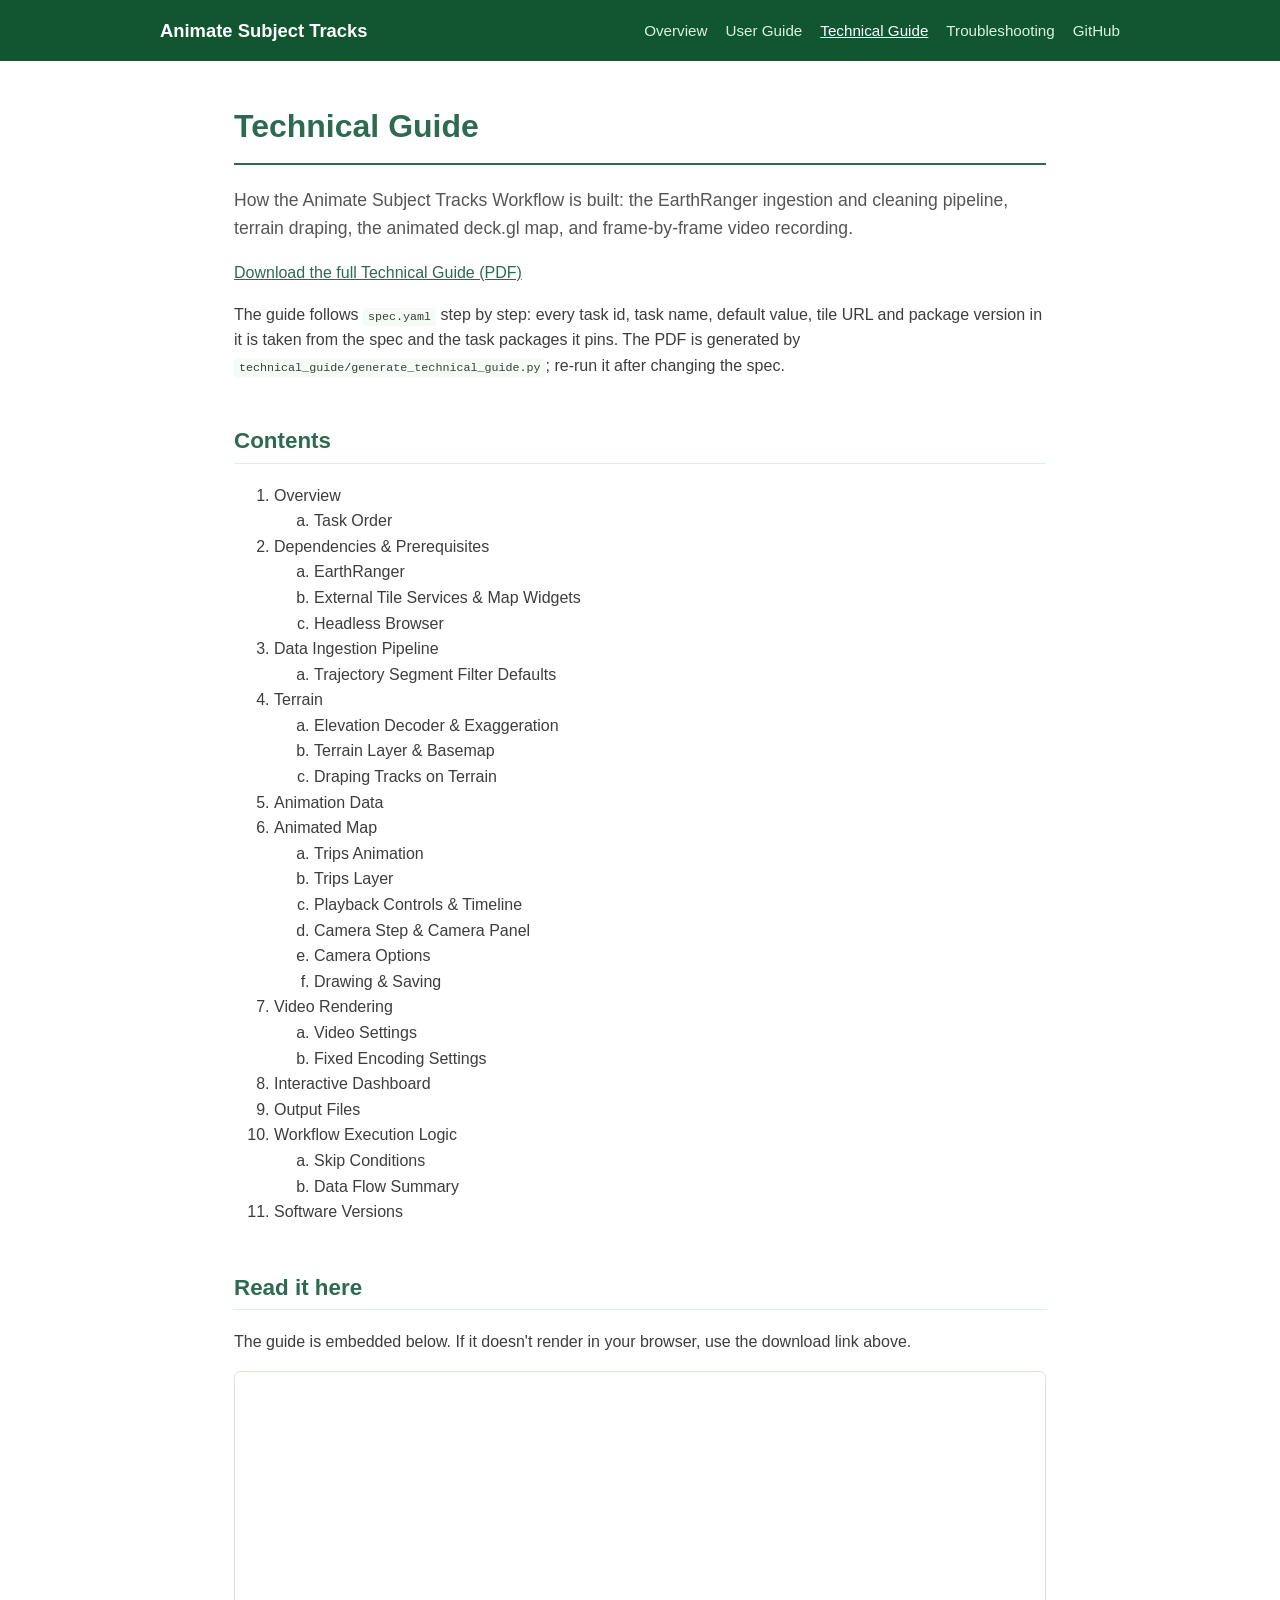
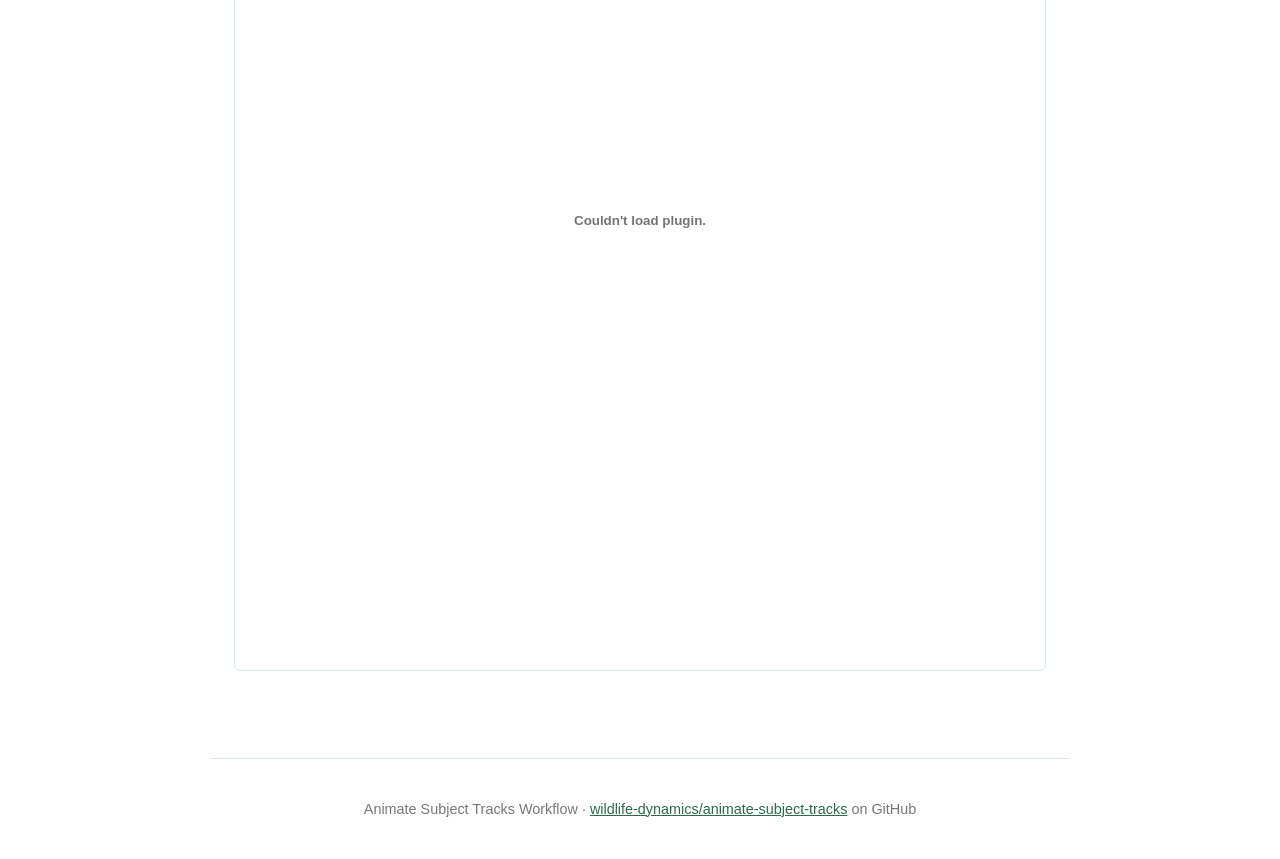
<file: docs/technical-guide.html>
<!DOCTYPE html>
<html lang="en">
<head>
  <meta charset="utf-8" />
  <meta name="viewport" content="width=device-width, initial-scale=1.0" />
  <title>Technical Guide — Animate Subject Tracks Workflow</title>
  <link rel="stylesheet" href="assets/style.css" />
</head>
<body>
  <header class="site-header">
    <div class="bar">
      <a class="brand" href="index.html">Animate Subject Tracks</a>
      <nav>
        <a href="index.html">Overview</a>
        <a href="user-guide.html">User Guide</a>
        <a href="technical-guide.html" class="active">Technical Guide</a>
        <a href="troubleshooting.html">Troubleshooting</a>
        <a href="https://github.com/wildlife-dynamics/animate-subject-tracks">GitHub</a>
      </nav>
    </div>
  </header>

  <main>
    <h1>Technical Guide</h1>
    <p class="lede">How the Animate Subject Tracks Workflow is built: the EarthRanger ingestion and cleaning pipeline, terrain draping, the animated deck.gl map, and frame-by-frame video recording.</p>

    <p>
      <a href="assets/animate_subject_tracks_technical_guide.pdf">Download the full Technical Guide (PDF)</a>
    </p>
    <p>The guide follows <code>spec.yaml</code> step by step: every task id, task name, default value, tile URL and package version in it is taken from the spec and the task packages it pins. The PDF is generated by <code>technical_guide/generate_technical_guide.py</code>; re-run it after changing the spec.</p>

    <h2>Contents</h2>
    <ol>
      <li>Overview
        <ol type="a"><li>Task Order</li></ol>
      </li>
      <li>Dependencies &amp; Prerequisites
        <ol type="a">
          <li>EarthRanger</li>
          <li>External Tile Services &amp; Map Widgets</li>
          <li>Headless Browser</li>
        </ol>
      </li>
      <li>Data Ingestion Pipeline
        <ol type="a"><li>Trajectory Segment Filter Defaults</li></ol>
      </li>
      <li>Terrain
        <ol type="a">
          <li>Elevation Decoder &amp; Exaggeration</li>
          <li>Terrain Layer &amp; Basemap</li>
          <li>Draping Tracks on Terrain</li>
        </ol>
      </li>
      <li>Animation Data</li>
      <li>Animated Map
        <ol type="a">
          <li>Trips Animation</li>
          <li>Trips Layer</li>
          <li>Playback Controls &amp; Timeline</li>
          <li>Camera Step &amp; Camera Panel</li>
          <li>Camera Options</li>
          <li>Drawing &amp; Saving</li>
        </ol>
      </li>
      <li>Video Rendering
        <ol type="a">
          <li>Video Settings</li>
          <li>Fixed Encoding Settings</li>
        </ol>
      </li>
      <li>Interactive Dashboard</li>
      <li>Output Files</li>
      <li>Workflow Execution Logic
        <ol type="a">
          <li>Skip Conditions</li>
          <li>Data Flow Summary</li>
        </ol>
      </li>
      <li>Software Versions</li>
    </ol>

    <h2>Read it here</h2>
    <p>The guide is embedded below. If it doesn't render in your browser, use the download link above.</p>
    <embed src="assets/animate_subject_tracks_technical_guide.pdf" type="application/pdf" width="100%" height="900px" style="border: 1px solid #d8e8d8; border-radius: 6px;" />
  </main>

  <footer class="site-footer">
    <p>Animate Subject Tracks Workflow &middot; <a href="https://github.com/wildlife-dynamics/animate-subject-tracks">wildlife-dynamics/animate-subject-tracks</a> on GitHub</p>
  </footer>
</body>
</html>
</file>
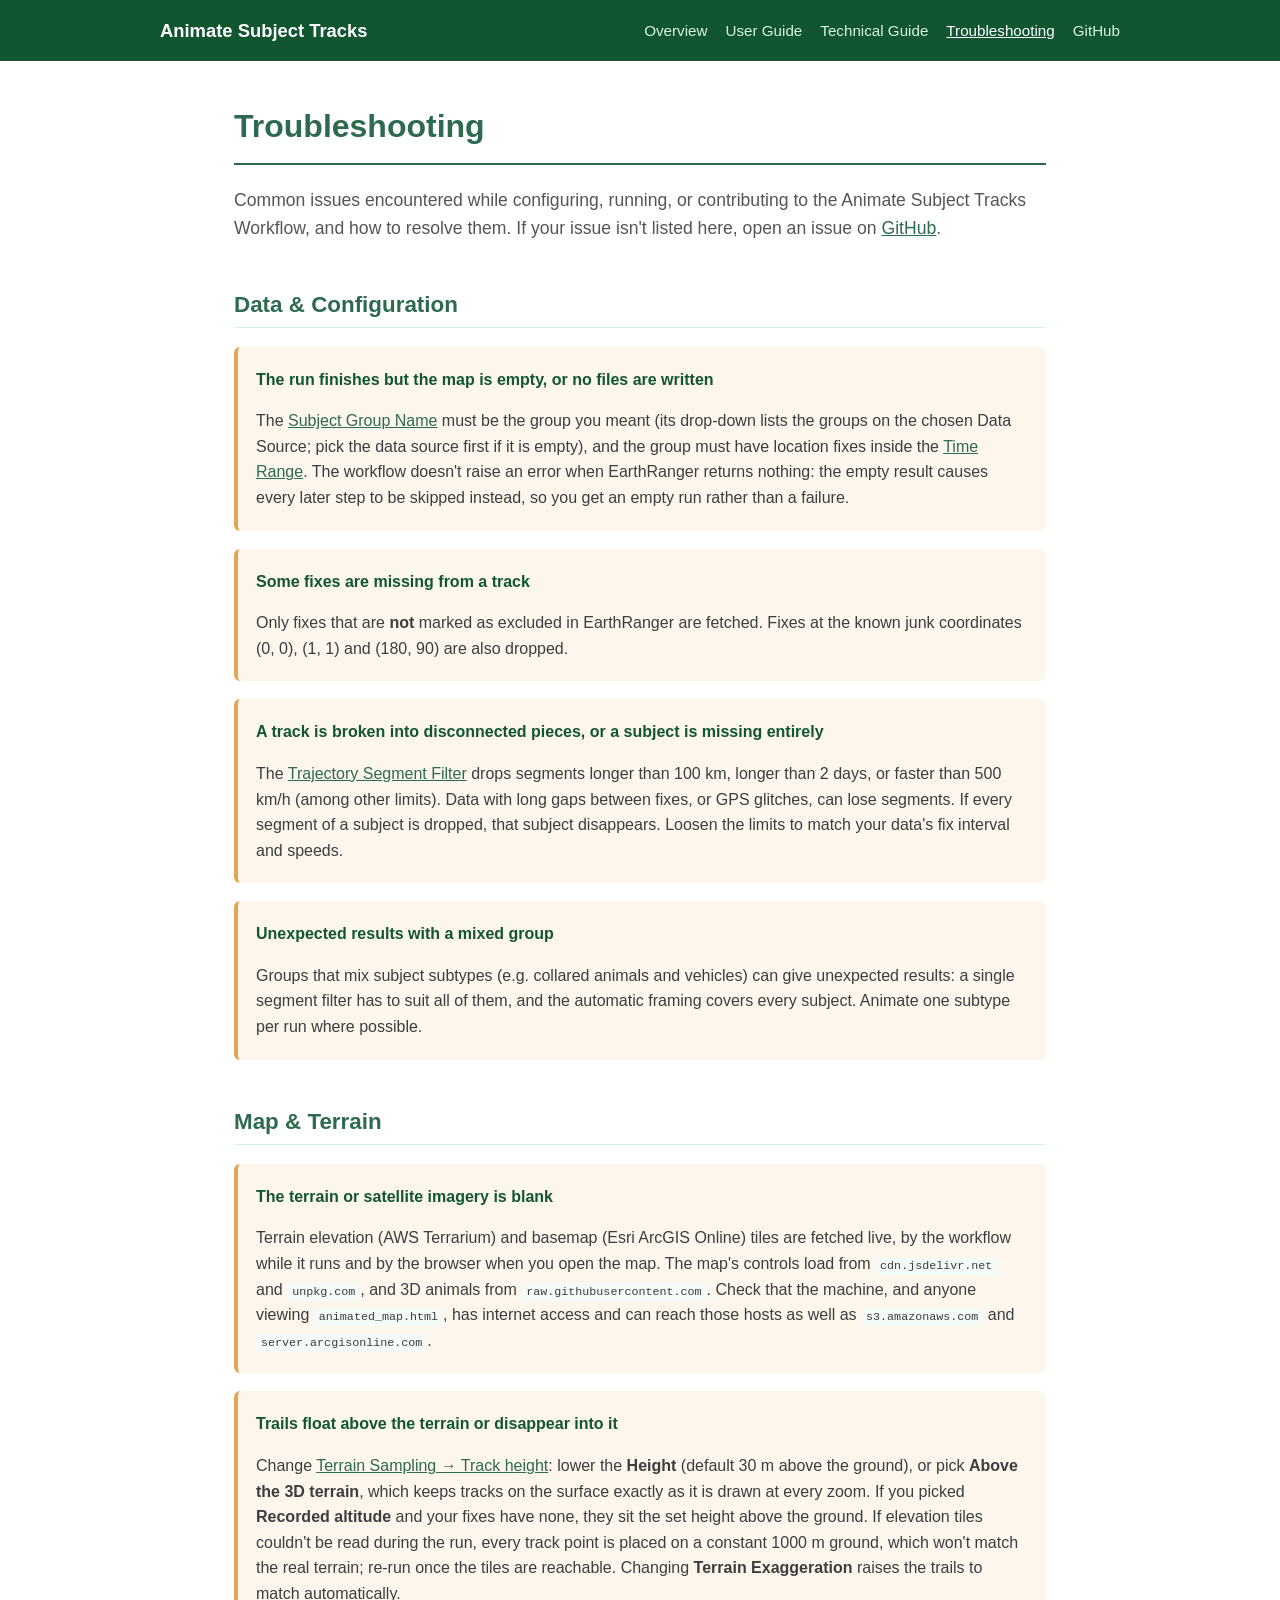
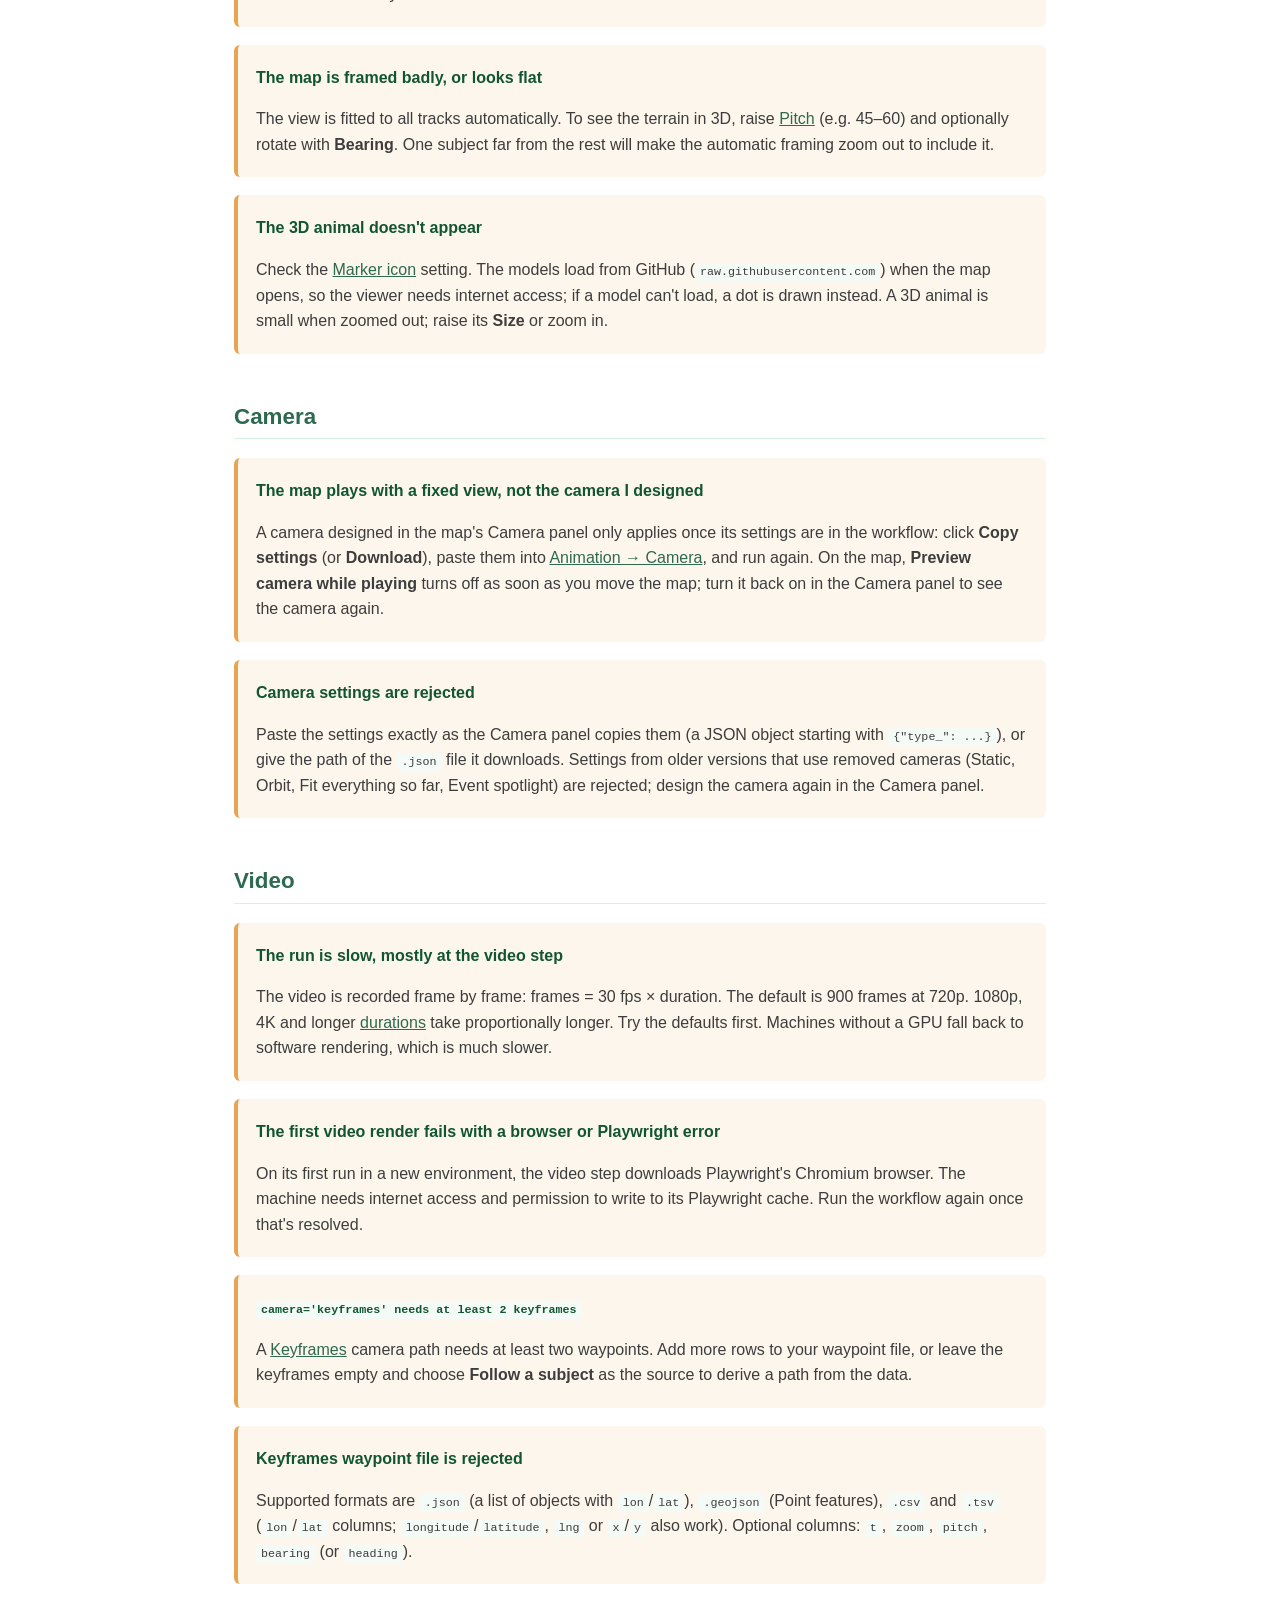
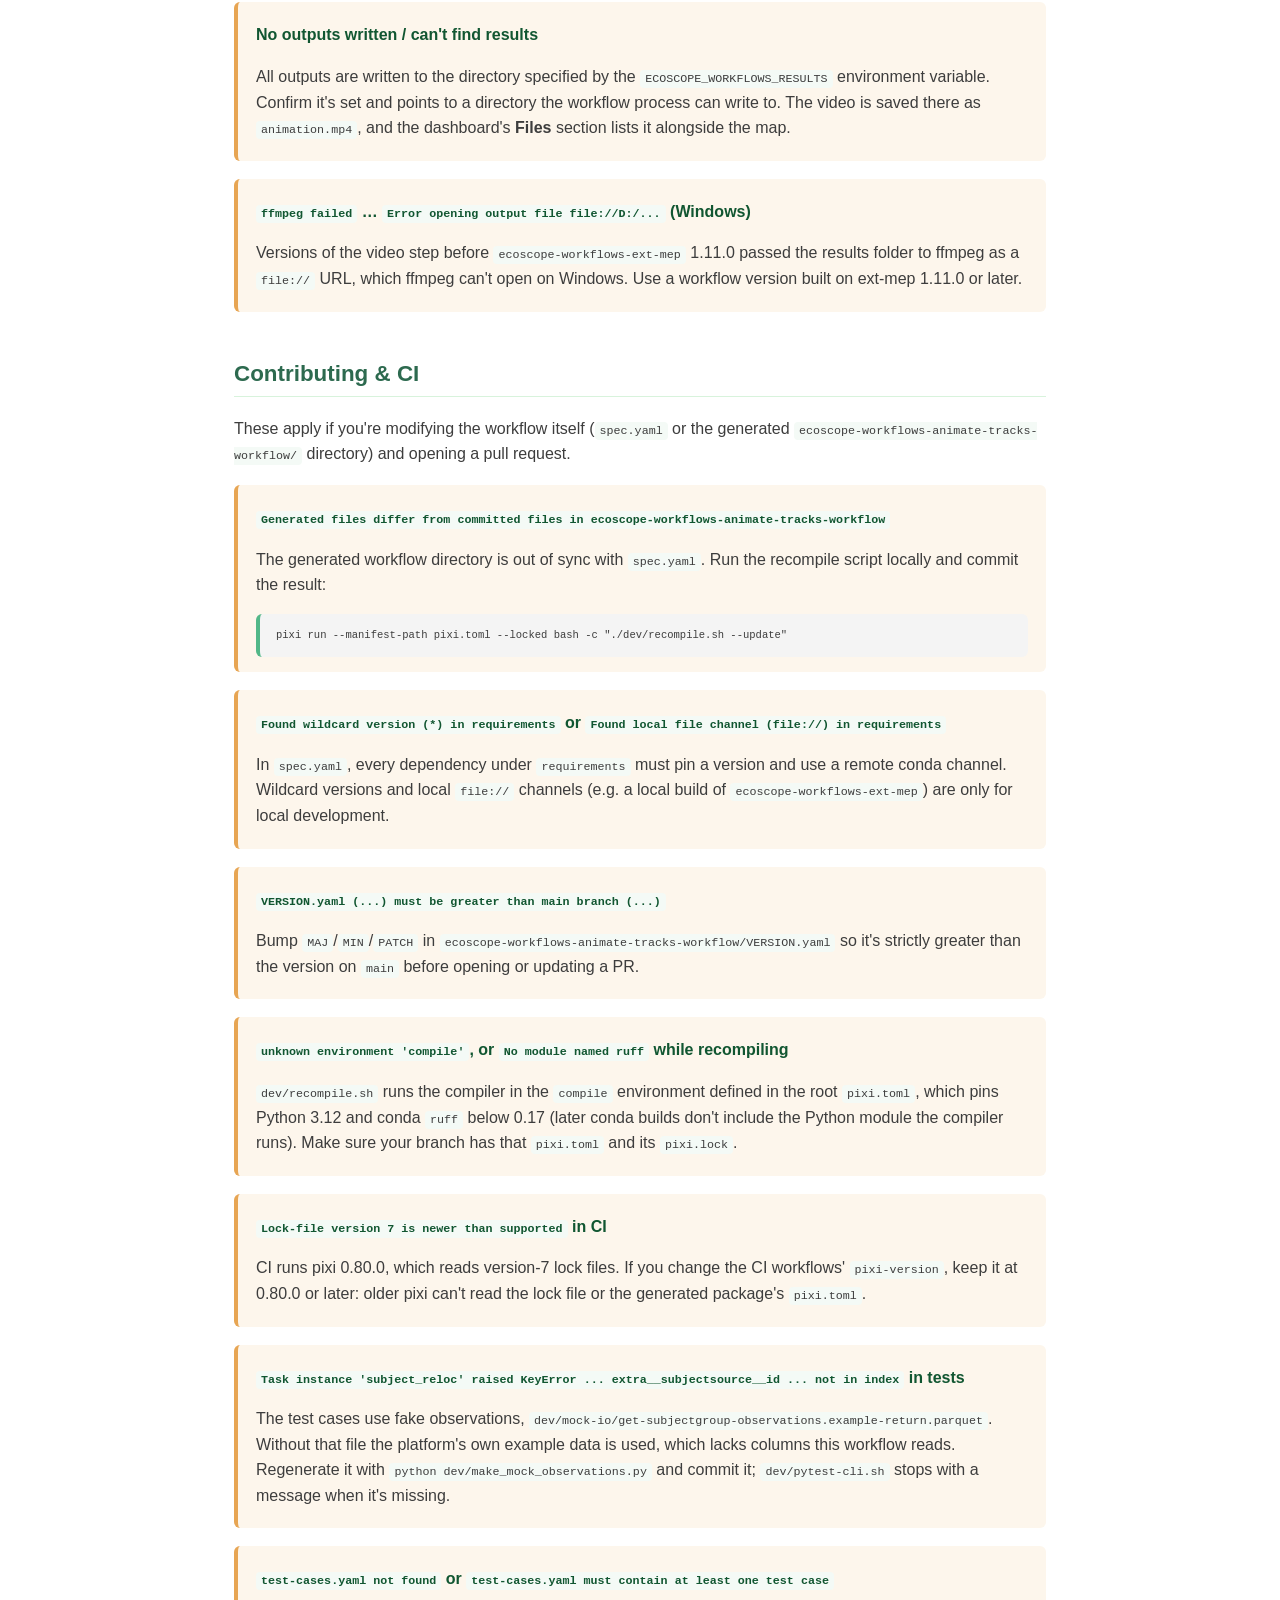
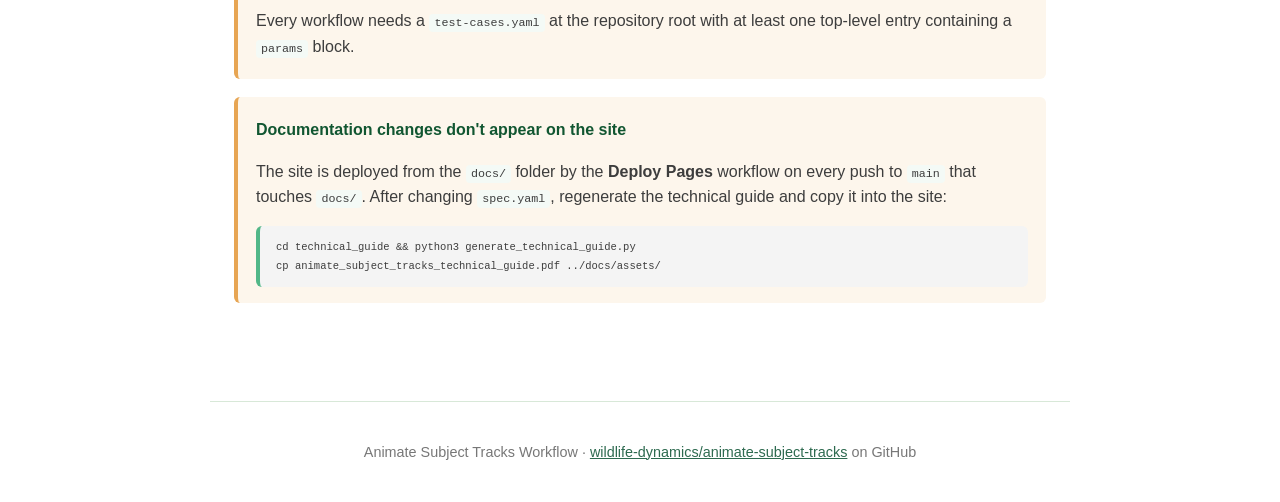
<file: docs/troubleshooting.html>
<!DOCTYPE html>
<html lang="en">
<head>
  <meta charset="utf-8" />
  <meta name="viewport" content="width=device-width, initial-scale=1.0" />
  <title>Troubleshooting — Animate Subject Tracks Workflow</title>
  <link rel="stylesheet" href="assets/style.css" />
</head>
<body>
  <header class="site-header">
    <div class="bar">
      <a class="brand" href="index.html">Animate Subject Tracks</a>
      <nav>
        <a href="index.html">Overview</a>
        <a href="user-guide.html">User Guide</a>
        <a href="technical-guide.html">Technical Guide</a>
        <a href="troubleshooting.html" class="active">Troubleshooting</a>
        <a href="https://github.com/wildlife-dynamics/animate-subject-tracks">GitHub</a>
      </nav>
    </div>
  </header>

  <main>
    <h1>Troubleshooting</h1>
    <p class="lede">Common issues encountered while configuring, running, or contributing to the Animate Subject Tracks Workflow, and how to resolve them. If your issue isn't listed here, open an issue on <a href="https://github.com/wildlife-dynamics/animate-subject-tracks/issues">GitHub</a>.</p>

    <h2>Data &amp; Configuration</h2>

    <div class="error-block">
      <p class="symptom">The run finishes but the map is empty, or no files are written</p>
      <p>The <a href="user-guide.html#subject-group">Subject Group Name</a> must be the group you meant (its drop-down lists the groups on the chosen Data Source; pick the data source first if it is empty), and the group must have location fixes inside the <a href="user-guide.html#time-range">Time Range</a>. The workflow doesn't raise an error when EarthRanger returns nothing: the empty result causes every later step to be skipped instead, so you get an empty run rather than a failure.</p>
    </div>

    <div class="error-block">
      <p class="symptom">Some fixes are missing from a track</p>
      <p>Only fixes that are <strong>not</strong> marked as excluded in EarthRanger are fetched. Fixes at the known junk coordinates (0, 0), (1, 1) and (180, 90) are also dropped.</p>
    </div>

    <div class="error-block">
      <p class="symptom">A track is broken into disconnected pieces, or a subject is missing entirely</p>
      <p>The <a href="user-guide.html#segment-filter">Trajectory Segment Filter</a> drops segments longer than 100 km, longer than 2 days, or faster than 500 km/h (among other limits). Data with long gaps between fixes, or GPS glitches, can lose segments. If every segment of a subject is dropped, that subject disappears. Loosen the limits to match your data's fix interval and speeds.</p>
    </div>

    <div class="error-block">
      <p class="symptom">Unexpected results with a mixed group</p>
      <p>Groups that mix subject subtypes (e.g. collared animals and vehicles) can give unexpected results: a single segment filter has to suit all of them, and the automatic framing covers every subject. Animate one subtype per run where possible.</p>
    </div>

    <h2>Map &amp; Terrain</h2>

    <div class="error-block">
      <p class="symptom">The terrain or satellite imagery is blank</p>
      <p>Terrain elevation (AWS Terrarium) and basemap (Esri ArcGIS Online) tiles are fetched live, by the workflow while it runs and by the browser when you open the map. The map's controls load from <code>cdn.jsdelivr.net</code> and <code>unpkg.com</code>, and 3D animals from <code>raw.githubusercontent.com</code>. Check that the machine, and anyone viewing <code>animated_map.html</code>, has internet access and can reach those hosts as well as <code>s3.amazonaws.com</code> and <code>server.arcgisonline.com</code>.</p>
    </div>

    <div class="error-block">
      <p class="symptom">Trails float above the terrain or disappear into it</p>
      <p>Change <a href="user-guide.html#terrain-sampling">Terrain Sampling &rarr; Track height</a>: lower the <strong>Height</strong> (default 30 m above the ground), or pick <strong>Above the 3D terrain</strong>, which keeps tracks on the surface exactly as it is drawn at every zoom. If you picked <strong>Recorded altitude</strong> and your fixes have none, they sit the set height above the ground. If elevation tiles couldn't be read during the run, every track point is placed on a constant 1000 m ground, which won't match the real terrain; re-run once the tiles are reachable. Changing <strong>Terrain Exaggeration</strong> raises the trails to match automatically.</p>
    </div>

    <div class="error-block">
      <p class="symptom">The map is framed badly, or looks flat</p>
      <p>The view is fitted to all tracks automatically. To see the terrain in 3D, raise <a href="user-guide.html#map-zoom">Pitch</a> (e.g. 45&ndash;60) and optionally rotate with <strong>Bearing</strong>. One subject far from the rest will make the automatic framing zoom out to include it.</p>
    </div>

    <div class="error-block">
      <p class="symptom">The 3D animal doesn't appear</p>
      <p>Check the <a href="user-guide.html#marker">Marker icon</a> setting. The models load from GitHub (<code>raw.githubusercontent.com</code>) when the map opens, so the viewer needs internet access; if a model can't load, a dot is drawn instead. A 3D animal is small when zoomed out; raise its <strong>Size</strong> or zoom in.</p>
    </div>

    <h2>Camera</h2>

    <div class="error-block">
      <p class="symptom">The map plays with a fixed view, not the camera I designed</p>
      <p>A camera designed in the map's Camera panel only applies once its settings are in the workflow: click <strong>Copy settings</strong> (or <strong>Download</strong>), paste them into <a href="user-guide.html#camera">Animation &rarr; Camera</a>, and run again. On the map, <strong>Preview camera while playing</strong> turns off as soon as you move the map; turn it back on in the Camera panel to see the camera again.</p>
    </div>

    <div class="error-block">
      <p class="symptom">Camera settings are rejected</p>
      <p>Paste the settings exactly as the Camera panel copies them (a JSON object starting with <code>{"type_": ...}</code>), or give the path of the <code>.json</code> file it downloads. Settings from older versions that use removed cameras (Static, Orbit, Fit everything so far, Event spotlight) are rejected; design the camera again in the Camera panel.</p>
    </div>

    <h2>Video</h2>

    <div class="error-block">
      <p class="symptom">The run is slow, mostly at the video step</p>
      <p>The video is recorded frame by frame: frames = 30 fps &times; duration. The default is 900 frames at 720p. 1080p, 4K and longer <a href="user-guide.html#video">durations</a> take proportionally longer. Try the defaults first. Machines without a GPU fall back to software rendering, which is much slower.</p>
    </div>

    <div class="error-block">
      <p class="symptom">The first video render fails with a browser or Playwright error</p>
      <p>On its first run in a new environment, the video step downloads Playwright's Chromium browser. The machine needs internet access and permission to write to its Playwright cache. Run the workflow again once that's resolved.</p>
    </div>

    <div class="error-block">
      <p class="symptom"><code>camera='keyframes' needs at least 2 keyframes</code></p>
      <p>A <a href="user-guide.html#cameras">Keyframes</a> camera path needs at least two waypoints. Add more rows to your waypoint file, or leave the keyframes empty and choose <strong>Follow a subject</strong> as the source to derive a path from the data.</p>
    </div>

    <div class="error-block">
      <p class="symptom">Keyframes waypoint file is rejected</p>
      <p>Supported formats are <code>.json</code> (a list of objects with <code>lon</code>/<code>lat</code>), <code>.geojson</code> (Point features), <code>.csv</code> and <code>.tsv</code> (<code>lon</code>/<code>lat</code> columns; <code>longitude</code>/<code>latitude</code>, <code>lng</code> or <code>x</code>/<code>y</code> also work). Optional columns: <code>t</code>, <code>zoom</code>, <code>pitch</code>, <code>bearing</code> (or <code>heading</code>).</p>
    </div>

    <div class="error-block">
      <p class="symptom">No outputs written / can't find results</p>
      <p>All outputs are written to the directory specified by the <code>ECOSCOPE_WORKFLOWS_RESULTS</code> environment variable. Confirm it's set and points to a directory the workflow process can write to. The video is saved there as <code>animation.mp4</code>, and the dashboard's <strong>Files</strong> section lists it alongside the map.</p>
    </div>

    <div class="error-block">
      <p class="symptom"><code>ffmpeg failed</code> &hellip; <code>Error opening output file file://D:/...</code> (Windows)</p>
      <p>Versions of the video step before <code>ecoscope-workflows-ext-mep</code> 1.11.0 passed the results folder to ffmpeg as a <code>file://</code> URL, which ffmpeg can't open on Windows. Use a workflow version built on ext-mep 1.11.0 or later.</p>
    </div>

    <h2>Contributing &amp; CI</h2>
    <p>These apply if you're modifying the workflow itself (<code>spec.yaml</code> or the generated <code>ecoscope-workflows-animate-tracks-workflow/</code> directory) and opening a pull request.</p>

    <div class="error-block">
      <p class="symptom"><code>Generated files differ from committed files in ecoscope-workflows-animate-tracks-workflow</code></p>
      <p>The generated workflow directory is out of sync with <code>spec.yaml</code>. Run the recompile script locally and commit the result:</p>
      <pre><code>pixi run --manifest-path pixi.toml --locked bash -c "./dev/recompile.sh --update"</code></pre>
    </div>

    <div class="error-block">
      <p class="symptom"><code>Found wildcard version (*) in requirements</code> or <code>Found local file channel (file://) in requirements</code></p>
      <p>In <code>spec.yaml</code>, every dependency under <code>requirements</code> must pin a version and use a remote conda channel. Wildcard versions and local <code>file://</code> channels (e.g. a local build of <code>ecoscope-workflows-ext-mep</code>) are only for local development.</p>
    </div>

    <div class="error-block">
      <p class="symptom"><code>VERSION.yaml (...) must be greater than main branch (...)</code></p>
      <p>Bump <code>MAJ</code>/<code>MIN</code>/<code>PATCH</code> in <code>ecoscope-workflows-animate-tracks-workflow/VERSION.yaml</code> so it's strictly greater than the version on <code>main</code> before opening or updating a PR.</p>
    </div>

    <div class="error-block">
      <p class="symptom"><code>unknown environment 'compile'</code>, or <code>No module named ruff</code> while recompiling</p>
      <p><code>dev/recompile.sh</code> runs the compiler in the <code>compile</code> environment defined in the root <code>pixi.toml</code>, which pins Python 3.12 and conda <code>ruff</code> below 0.17 (later conda builds don't include the Python module the compiler runs). Make sure your branch has that <code>pixi.toml</code> and its <code>pixi.lock</code>.</p>
    </div>

    <div class="error-block">
      <p class="symptom"><code>Lock-file version 7 is newer than supported</code> in CI</p>
      <p>CI runs pixi 0.80.0, which reads version-7 lock files. If you change the CI workflows' <code>pixi-version</code>, keep it at 0.80.0 or later: older pixi can't read the lock file or the generated package's <code>pixi.toml</code>.</p>
    </div>

    <div class="error-block">
      <p class="symptom"><code>Task instance 'subject_reloc' raised KeyError ... extra__subjectsource__id ... not in index</code> in tests</p>
      <p>The test cases use fake observations, <code>dev/mock-io/get-subjectgroup-observations.example-return.parquet</code>. Without that file the platform's own example data is used, which lacks columns this workflow reads. Regenerate it with <code>python dev/make_mock_observations.py</code> and commit it; <code>dev/pytest-cli.sh</code> stops with a message when it's missing.</p>
    </div>

    <div class="error-block">
      <p class="symptom"><code>test-cases.yaml not found</code> or <code>test-cases.yaml must contain at least one test case</code></p>
      <p>Every workflow needs a <code>test-cases.yaml</code> at the repository root with at least one top-level entry containing a <code>params</code> block.</p>
    </div>

    <div class="error-block">
      <p class="symptom">Documentation changes don't appear on the site</p>
      <p>The site is deployed from the <code>docs/</code> folder by the <strong>Deploy Pages</strong> workflow on every push to <code>main</code> that touches <code>docs/</code>. After changing <code>spec.yaml</code>, regenerate the technical guide and copy it into the site:</p>
      <pre><code>cd technical_guide && python3 generate_technical_guide.py
cp animate_subject_tracks_technical_guide.pdf ../docs/assets/</code></pre>
    </div>
  </main>

  <footer class="site-footer">
    <p>Animate Subject Tracks Workflow &middot; <a href="https://github.com/wildlife-dynamics/animate-subject-tracks">wildlife-dynamics/animate-subject-tracks</a> on GitHub</p>
  </footer>
</body>
</html>
</file>
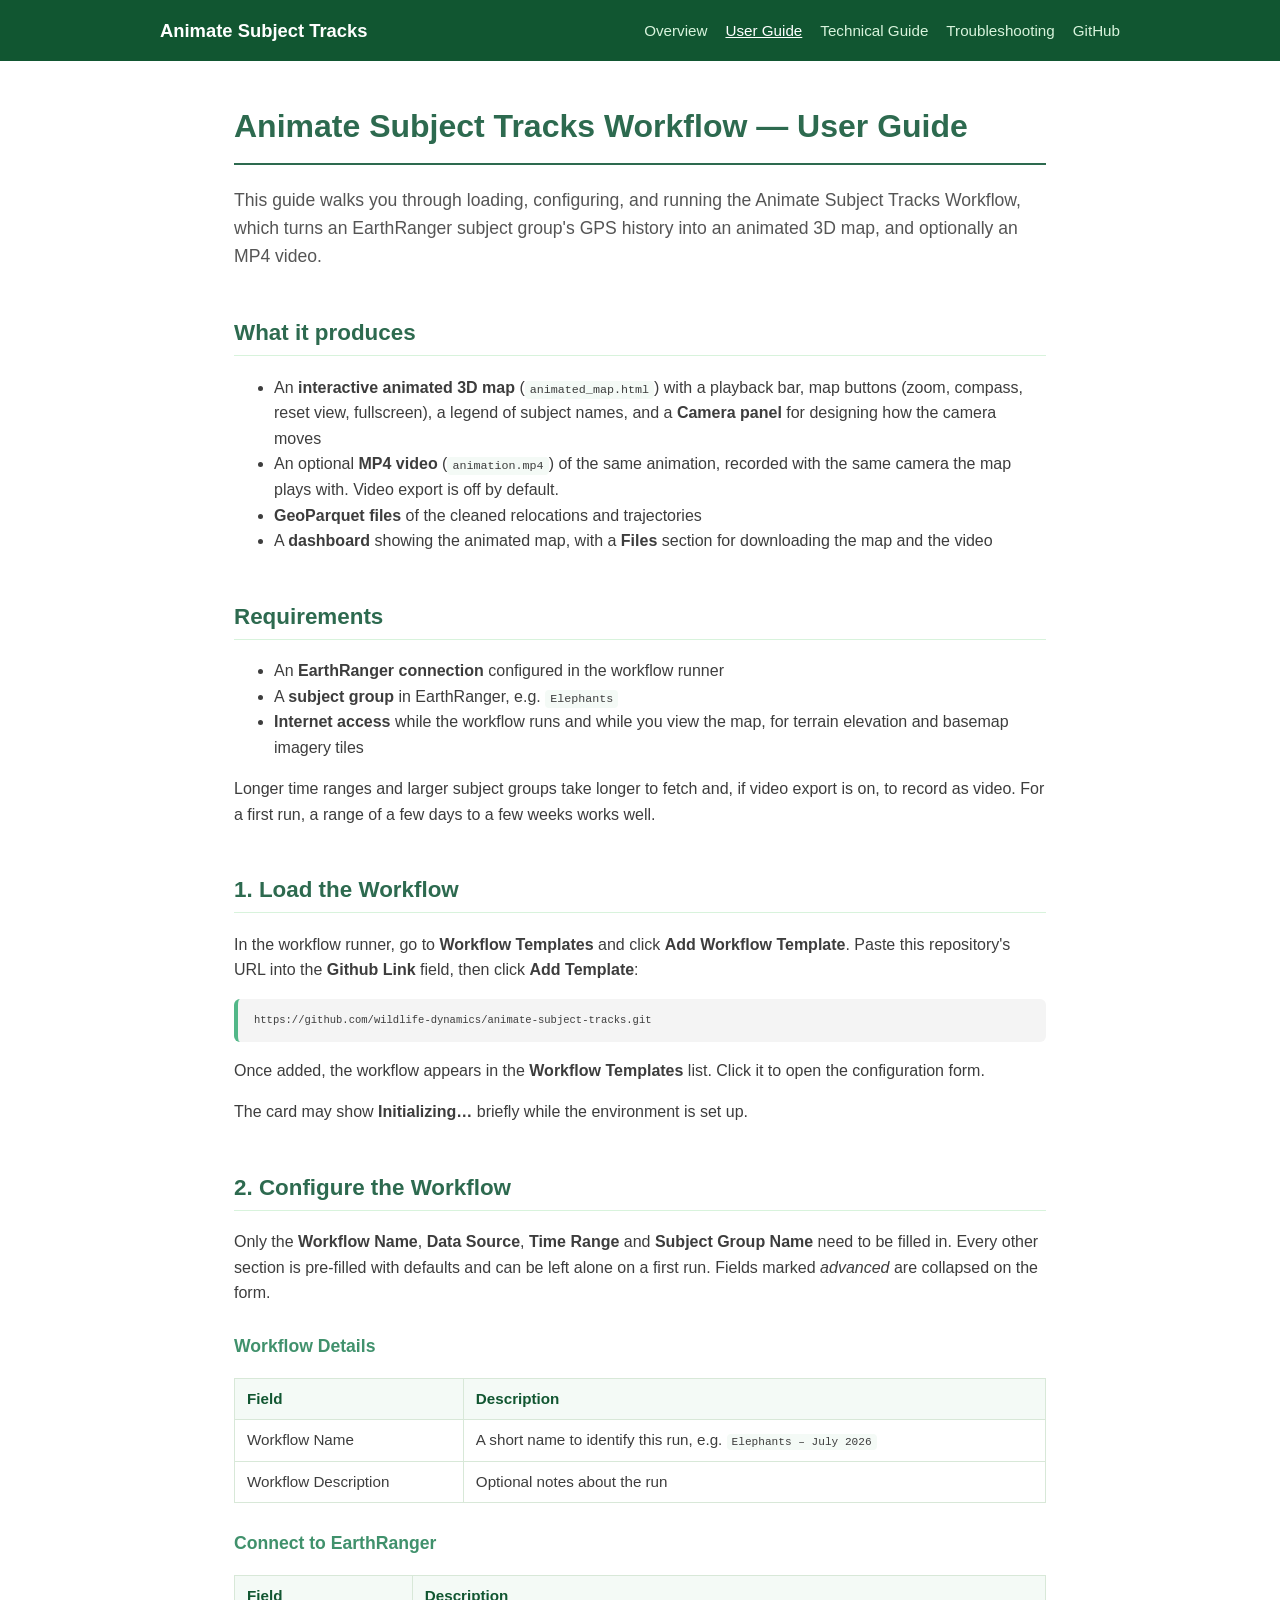
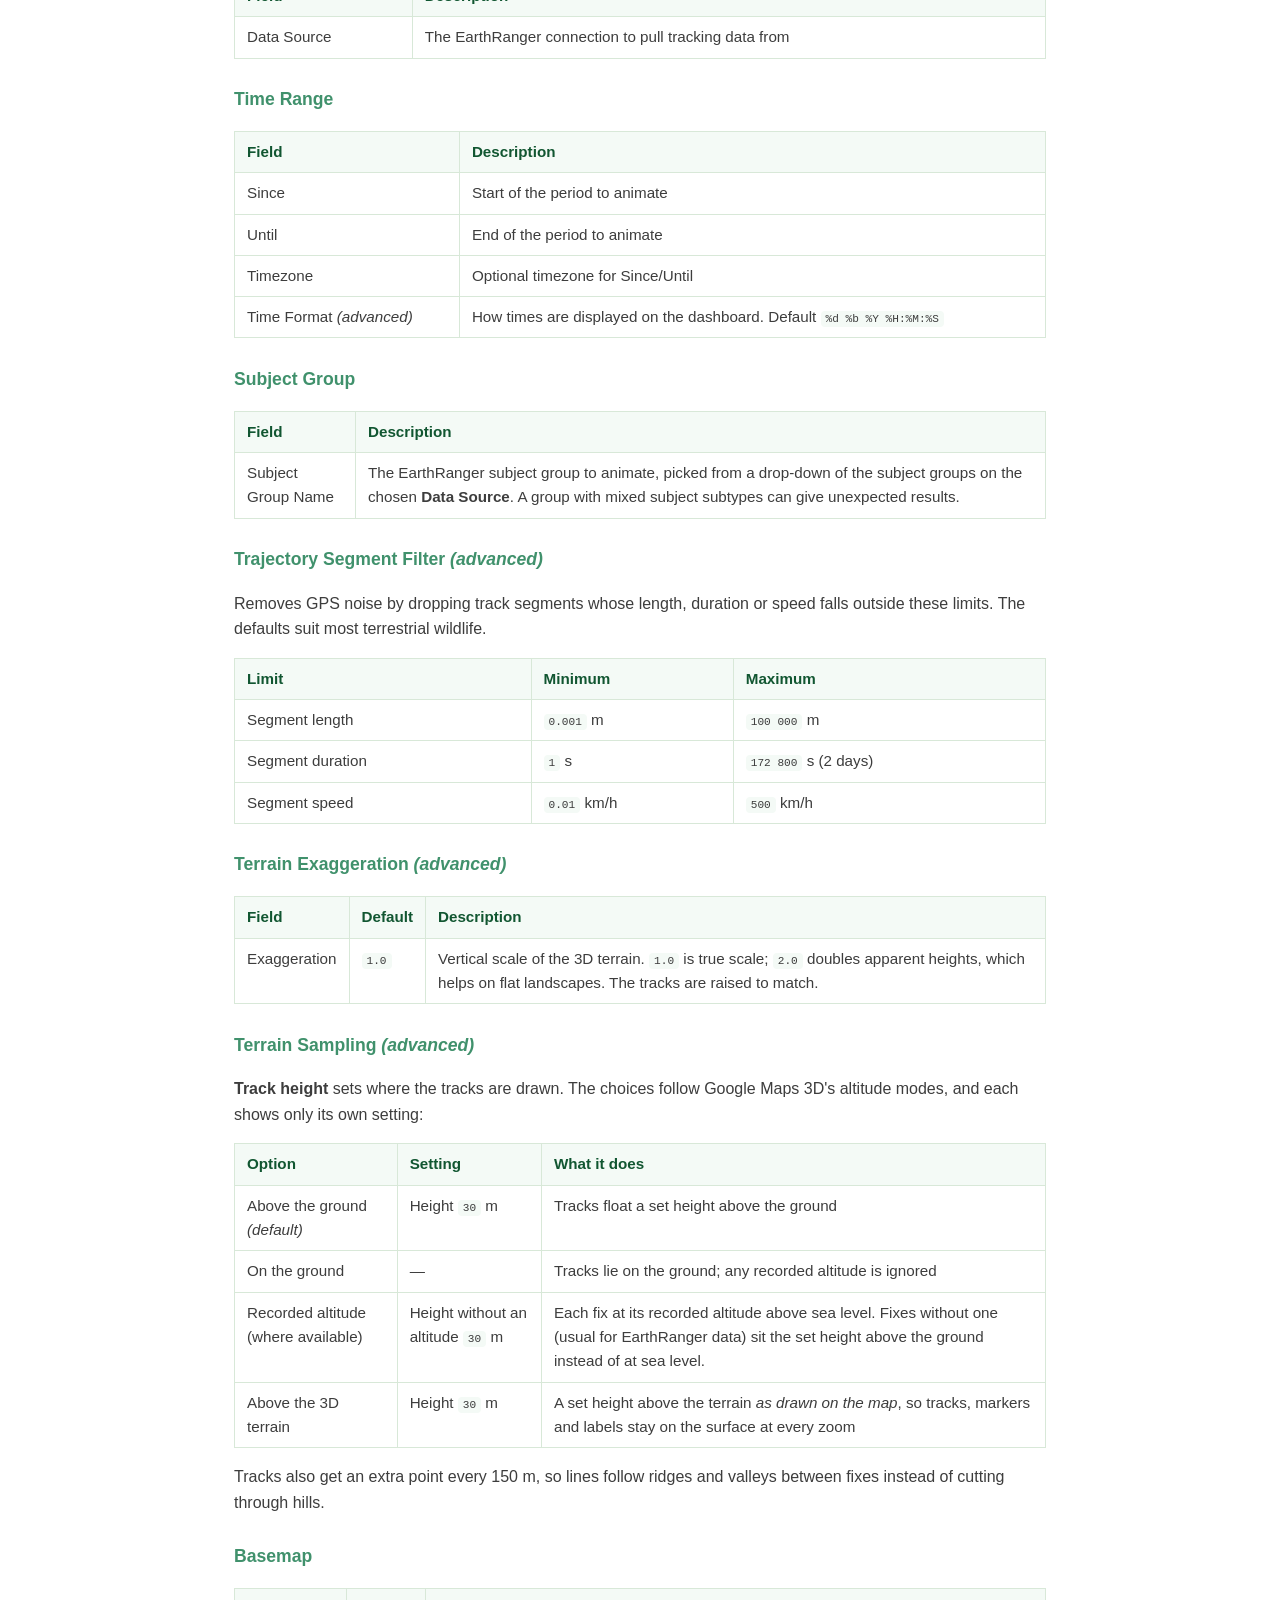
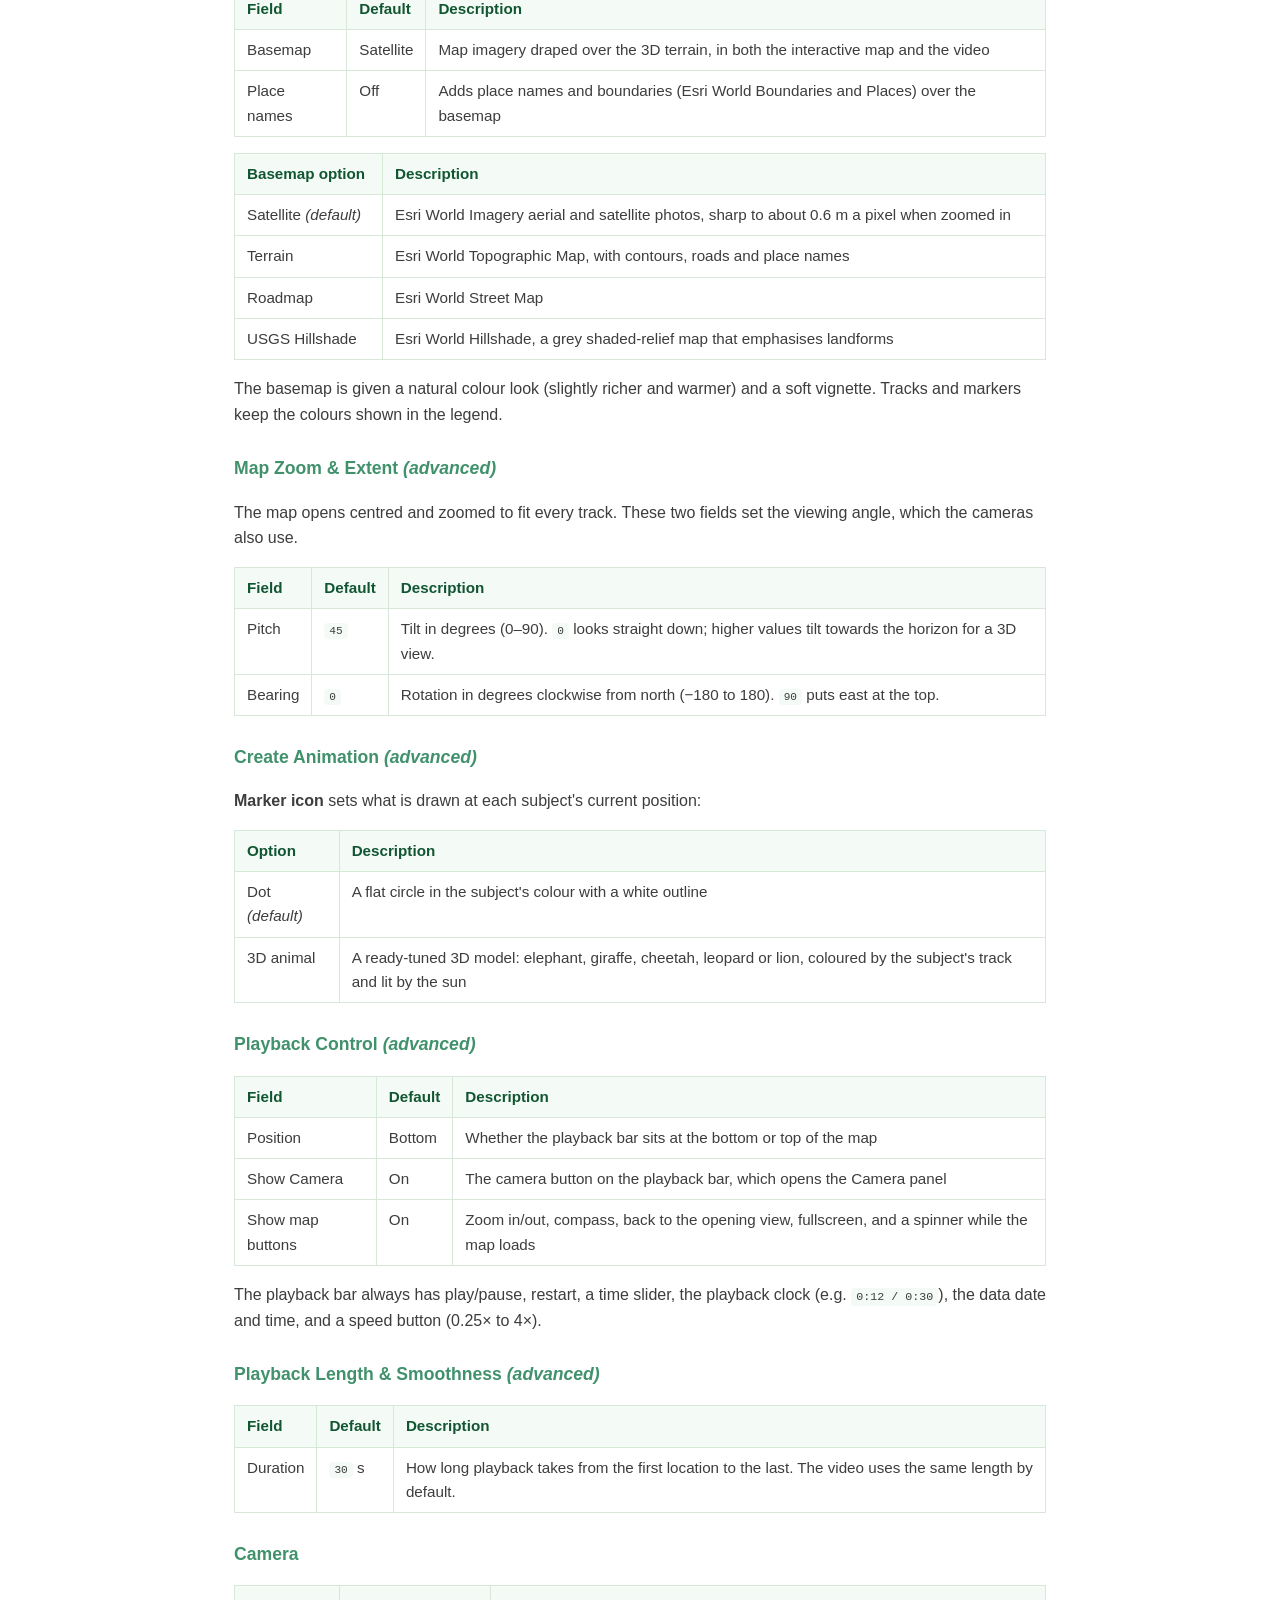
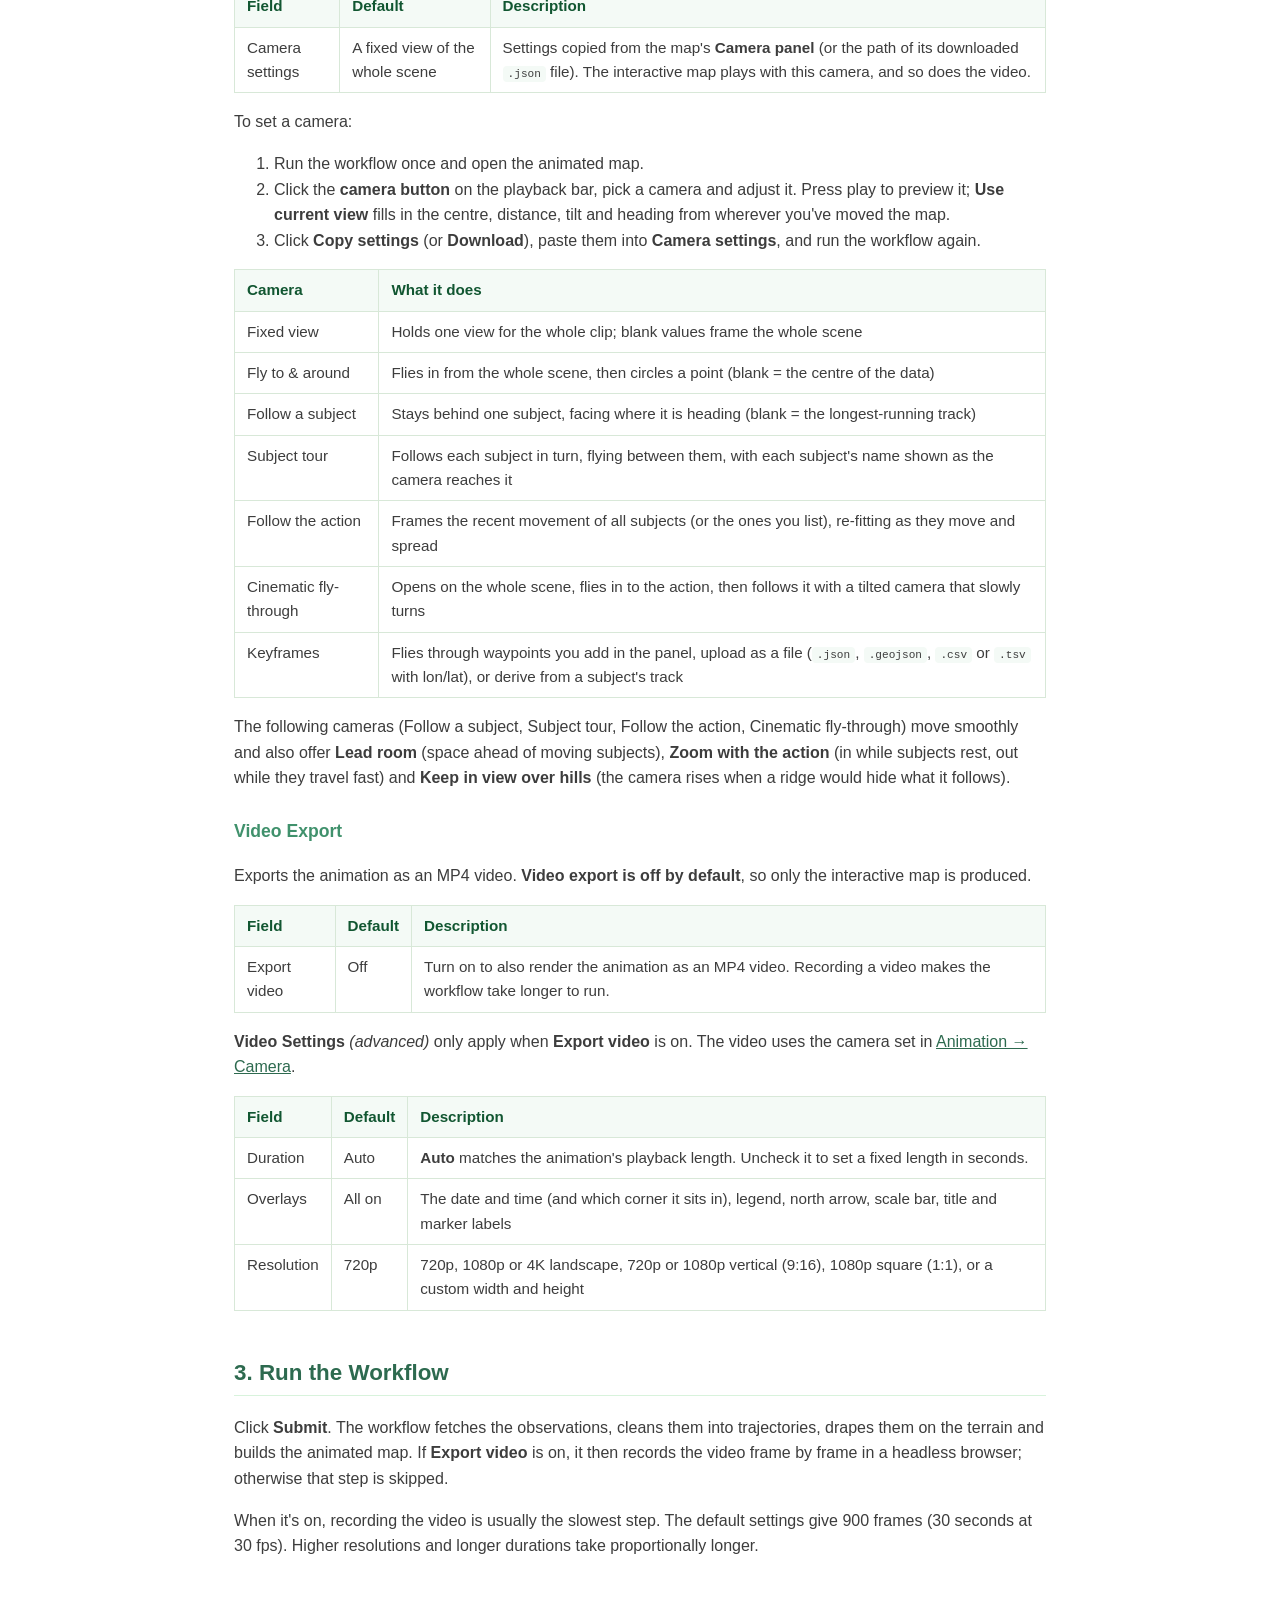
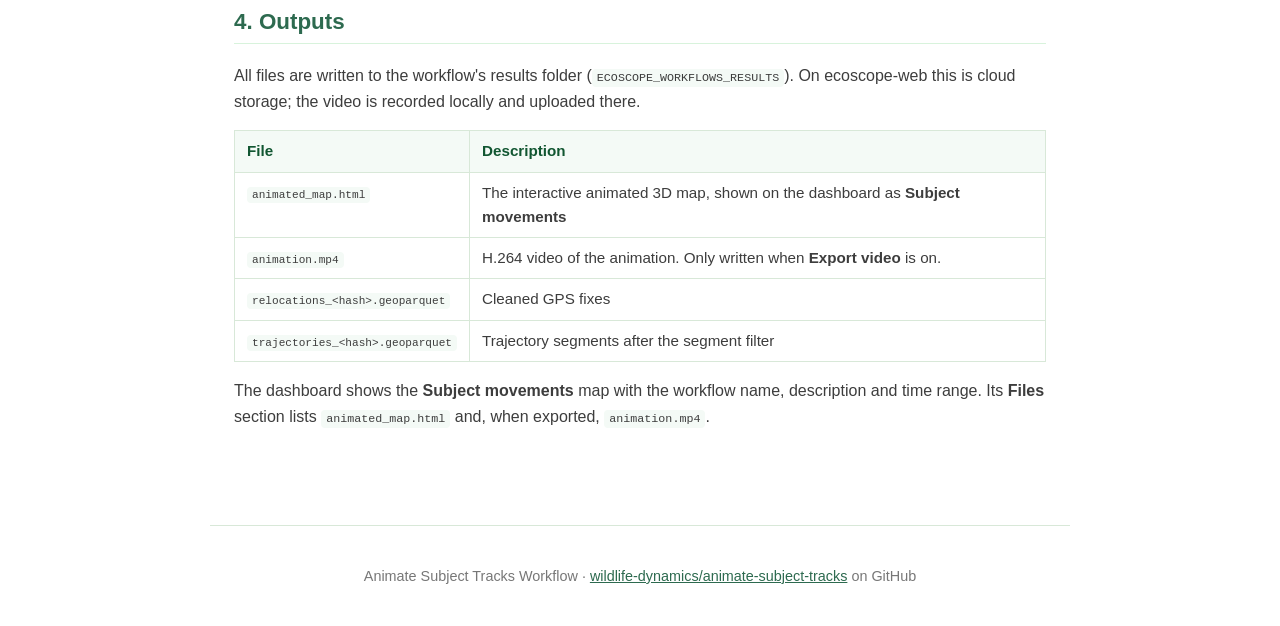
<file: docs/user-guide.html>
<!DOCTYPE html>
<html lang="en">
<head>
  <meta charset="utf-8" />
  <meta name="viewport" content="width=device-width, initial-scale=1.0" />
  <title>User Guide — Animate Subject Tracks Workflow</title>
  <link rel="stylesheet" href="assets/style.css" />
</head>
<body>
  <header class="site-header">
    <div class="bar">
      <a class="brand" href="index.html">Animate Subject Tracks</a>
      <nav>
        <a href="index.html">Overview</a>
        <a href="user-guide.html" class="active">User Guide</a>
        <a href="technical-guide.html">Technical Guide</a>
        <a href="troubleshooting.html">Troubleshooting</a>
        <a href="https://github.com/wildlife-dynamics/animate-subject-tracks">GitHub</a>
      </nav>
    </div>
  </header>

  <main>
    <h1>Animate Subject Tracks Workflow &mdash; User Guide</h1>
    <p class="lede">This guide walks you through loading, configuring, and running the Animate Subject Tracks Workflow, which turns an EarthRanger subject group's GPS history into an animated 3D map, and optionally an MP4 video.</p>

    <h2>What it produces</h2>
    <ul>
      <li>An <strong>interactive animated 3D map</strong> (<code>animated_map.html</code>) with a playback bar, map buttons (zoom, compass, reset view, fullscreen), a legend of subject names, and a <strong>Camera panel</strong> for designing how the camera moves</li>
      <li>An optional <strong>MP4 video</strong> (<code>animation.mp4</code>) of the same animation, recorded with the same camera the map plays with. Video export is off by default.</li>
      <li><strong>GeoParquet files</strong> of the cleaned relocations and trajectories</li>
      <li>A <strong>dashboard</strong> showing the animated map, with a <strong>Files</strong> section for downloading the map and the video</li>
    </ul>

    <h2>Requirements</h2>
    <ul>
      <li>An <strong>EarthRanger connection</strong> configured in the workflow runner</li>
      <li>A <strong>subject group</strong> in EarthRanger, e.g. <code>Elephants</code></li>
      <li><strong>Internet access</strong> while the workflow runs and while you view the map, for terrain elevation and basemap imagery tiles</li>
    </ul>
    <p>Longer time ranges and larger subject groups take longer to fetch and, if video export is on, to record as video. For a first run, a range of a few days to a few weeks works well.</p>

    <h2 id="load">1. Load the Workflow</h2>
    <p>In the workflow runner, go to <strong>Workflow Templates</strong> and click <strong>Add Workflow Template</strong>. Paste this repository's URL into the <strong>Github Link</strong> field, then click <strong>Add Template</strong>:</p>
    <pre><code>https://github.com/wildlife-dynamics/animate-subject-tracks.git</code></pre>
    <p>Once added, the workflow appears in the <strong>Workflow Templates</strong> list. Click it to open the configuration form.</p>
    <p>The card may show <strong>Initializing&hellip;</strong> briefly while the environment is set up.</p>

    <h2 id="configure">2. Configure the Workflow</h2>
    <p>Only the <strong>Workflow Name</strong>, <strong>Data Source</strong>, <strong>Time Range</strong> and <strong>Subject Group Name</strong> need to be filled in. Every other section is pre-filled with defaults and can be left alone on a first run. Fields marked <em>advanced</em> are collapsed on the form.</p>

    <h3 id="workflow-details">Workflow Details</h3>
    <table>
      <thead><tr><th>Field</th><th>Description</th></tr></thead>
      <tbody>
        <tr><td>Workflow Name</td><td>A short name to identify this run, e.g. <code>Elephants – July 2026</code></td></tr>
        <tr><td>Workflow Description</td><td>Optional notes about the run</td></tr>
      </tbody>
    </table>

    <h3 id="earthranger">Connect to EarthRanger</h3>
    <table>
      <thead><tr><th>Field</th><th>Description</th></tr></thead>
      <tbody>
        <tr><td>Data Source</td><td>The EarthRanger connection to pull tracking data from</td></tr>
      </tbody>
    </table>

    <h3 id="time-range">Time Range</h3>
    <table>
      <thead><tr><th>Field</th><th>Description</th></tr></thead>
      <tbody>
        <tr><td>Since</td><td>Start of the period to animate</td></tr>
        <tr><td>Until</td><td>End of the period to animate</td></tr>
        <tr><td>Timezone</td><td>Optional timezone for Since/Until</td></tr>
        <tr><td>Time Format <em>(advanced)</em></td><td>How times are displayed on the dashboard. Default <code>%d %b %Y %H:%M:%S</code></td></tr>
      </tbody>
    </table>

    <h3 id="subject-group">Subject Group</h3>
    <table>
      <thead><tr><th>Field</th><th>Description</th></tr></thead>
      <tbody>
        <tr><td>Subject Group Name</td><td>The EarthRanger subject group to animate, picked from a drop-down of the subject groups on the chosen <strong>Data Source</strong>. A group with mixed subject subtypes can give unexpected results.</td></tr>
      </tbody>
    </table>

    <h3 id="segment-filter">Trajectory Segment Filter <em>(advanced)</em></h3>
    <p>Removes GPS noise by dropping track segments whose length, duration or speed falls outside these limits. The defaults suit most terrestrial wildlife.</p>
    <table>
      <thead><tr><th>Limit</th><th>Minimum</th><th>Maximum</th></tr></thead>
      <tbody>
        <tr><td>Segment length</td><td><code>0.001</code> m</td><td><code>100 000</code> m</td></tr>
        <tr><td>Segment duration</td><td><code>1</code> s</td><td><code>172 800</code> s (2 days)</td></tr>
        <tr><td>Segment speed</td><td><code>0.01</code> km/h</td><td><code>500</code> km/h</td></tr>
      </tbody>
    </table>

    <h3 id="terrain-exaggeration">Terrain Exaggeration <em>(advanced)</em></h3>
    <table>
      <thead><tr><th>Field</th><th>Default</th><th>Description</th></tr></thead>
      <tbody>
        <tr><td>Exaggeration</td><td><code>1.0</code></td><td>Vertical scale of the 3D terrain. <code>1.0</code> is true scale; <code>2.0</code> doubles apparent heights, which helps on flat landscapes. The tracks are raised to match.</td></tr>
      </tbody>
    </table>

    <h3 id="terrain-sampling">Terrain Sampling <em>(advanced)</em></h3>
    <p><strong>Track height</strong> sets where the tracks are drawn. The choices follow Google Maps 3D's altitude modes, and each shows only its own setting:</p>
    <table>
      <thead><tr><th>Option</th><th>Setting</th><th>What it does</th></tr></thead>
      <tbody>
        <tr><td>Above the ground <em>(default)</em></td><td>Height <code>30</code> m</td><td>Tracks float a set height above the ground</td></tr>
        <tr><td>On the ground</td><td>&mdash;</td><td>Tracks lie on the ground; any recorded altitude is ignored</td></tr>
        <tr><td>Recorded altitude (where available)</td><td>Height without an altitude <code>30</code> m</td><td>Each fix at its recorded altitude above sea level. Fixes without one (usual for EarthRanger data) sit the set height above the ground instead of at sea level.</td></tr>
        <tr><td>Above the 3D terrain</td><td>Height <code>30</code> m</td><td>A set height above the terrain <em>as drawn on the map</em>, so tracks, markers and labels stay on the surface at every zoom</td></tr>
      </tbody>
    </table>
    <p>Tracks also get an extra point every 150 m, so lines follow ridges and valleys between fixes instead of cutting through hills.</p>

    <h3 id="basemap">Basemap</h3>
    <table>
      <thead><tr><th>Field</th><th>Default</th><th>Description</th></tr></thead>
      <tbody>
        <tr><td>Basemap</td><td>Satellite</td><td>Map imagery draped over the 3D terrain, in both the interactive map and the video</td></tr>
        <tr><td>Place names</td><td>Off</td><td>Adds place names and boundaries (Esri World Boundaries and Places) over the basemap</td></tr>
      </tbody>
    </table>
    <table>
      <thead><tr><th>Basemap option</th><th>Description</th></tr></thead>
      <tbody>
        <tr><td>Satellite <em>(default)</em></td><td>Esri World Imagery aerial and satellite photos, sharp to about 0.6 m a pixel when zoomed in</td></tr>
        <tr><td>Terrain</td><td>Esri World Topographic Map, with contours, roads and place names</td></tr>
        <tr><td>Roadmap</td><td>Esri World Street Map</td></tr>
        <tr><td>USGS Hillshade</td><td>Esri World Hillshade, a grey shaded-relief map that emphasises landforms</td></tr>
      </tbody>
    </table>
    <p>The basemap is given a natural colour look (slightly richer and warmer) and a soft vignette. Tracks and markers keep the colours shown in the legend.</p>

    <h3 id="map-zoom">Map Zoom &amp; Extent <em>(advanced)</em></h3>
    <p>The map opens centred and zoomed to fit every track. These two fields set the viewing angle, which the cameras also use.</p>
    <table>
      <thead><tr><th>Field</th><th>Default</th><th>Description</th></tr></thead>
      <tbody>
        <tr><td>Pitch</td><td><code>45</code></td><td>Tilt in degrees (0–90). <code>0</code> looks straight down; higher values tilt towards the horizon for a 3D view.</td></tr>
        <tr><td>Bearing</td><td><code>0</code></td><td>Rotation in degrees clockwise from north (&minus;180 to 180). <code>90</code> puts east at the top.</td></tr>
      </tbody>
    </table>

    <h3 id="marker">Create Animation <em>(advanced)</em></h3>
    <p><strong>Marker icon</strong> sets what is drawn at each subject's current position:</p>
    <table>
      <thead><tr><th>Option</th><th>Description</th></tr></thead>
      <tbody>
        <tr><td>Dot <em>(default)</em></td><td>A flat circle in the subject's colour with a white outline</td></tr>
        <tr><td>3D animal</td><td>A ready-tuned 3D model: elephant, giraffe, cheetah, leopard or lion, coloured by the subject's track and lit by the sun</td></tr>
      </tbody>
    </table>

    <h3 id="controls">Playback Control <em>(advanced)</em></h3>
    <table>
      <thead><tr><th>Field</th><th>Default</th><th>Description</th></tr></thead>
      <tbody>
        <tr><td>Position</td><td>Bottom</td><td>Whether the playback bar sits at the bottom or top of the map</td></tr>
        <tr><td>Show Camera</td><td>On</td><td>The camera button on the playback bar, which opens the Camera panel</td></tr>
        <tr><td>Show map buttons</td><td>On</td><td>Zoom in/out, compass, back to the opening view, fullscreen, and a spinner while the map loads</td></tr>
      </tbody>
    </table>
    <p>The playback bar always has play/pause, restart, a time slider, the playback clock (e.g. <code>0:12 / 0:30</code>), the data date and time, and a speed button (0.25&times; to 4&times;).</p>

    <h3 id="timeline">Playback Length &amp; Smoothness <em>(advanced)</em></h3>
    <table>
      <thead><tr><th>Field</th><th>Default</th><th>Description</th></tr></thead>
      <tbody>
        <tr><td>Duration</td><td><code>30</code> s</td><td>How long playback takes from the first location to the last. The video uses the same length by default.</td></tr>
      </tbody>
    </table>

    <h3 id="camera">Camera</h3>
    <table>
      <thead><tr><th>Field</th><th>Default</th><th>Description</th></tr></thead>
      <tbody>
        <tr><td>Camera settings</td><td>A fixed view of the whole scene</td><td>Settings copied from the map's <strong>Camera panel</strong> (or the path of its downloaded <code>.json</code> file). The interactive map plays with this camera, and so does the video.</td></tr>
      </tbody>
    </table>
    <p>To set a camera:</p>
    <ol>
      <li>Run the workflow once and open the animated map.</li>
      <li>Click the <strong>camera button</strong> on the playback bar, pick a camera and adjust it. Press play to preview it; <strong>Use current view</strong> fills in the centre, distance, tilt and heading from wherever you've moved the map.</li>
      <li>Click <strong>Copy settings</strong> (or <strong>Download</strong>), paste them into <strong>Camera settings</strong>, and run the workflow again.</li>
    </ol>
    <table id="cameras">
      <thead><tr><th>Camera</th><th>What it does</th></tr></thead>
      <tbody>
        <tr><td>Fixed view</td><td>Holds one view for the whole clip; blank values frame the whole scene</td></tr>
        <tr><td>Fly to &amp; around</td><td>Flies in from the whole scene, then circles a point (blank = the centre of the data)</td></tr>
        <tr><td>Follow a subject</td><td>Stays behind one subject, facing where it is heading (blank = the longest-running track)</td></tr>
        <tr><td>Subject tour</td><td>Follows each subject in turn, flying between them, with each subject's name shown as the camera reaches it</td></tr>
        <tr><td>Follow the action</td><td>Frames the recent movement of all subjects (or the ones you list), re-fitting as they move and spread</td></tr>
        <tr><td>Cinematic fly-through</td><td>Opens on the whole scene, flies in to the action, then follows it with a tilted camera that slowly turns</td></tr>
        <tr><td>Keyframes</td><td>Flies through waypoints you add in the panel, upload as a file (<code>.json</code>, <code>.geojson</code>, <code>.csv</code> or <code>.tsv</code> with lon/lat), or derive from a subject's track</td></tr>
      </tbody>
    </table>
    <p>The following cameras (Follow a subject, Subject tour, Follow the action, Cinematic fly-through) move smoothly and also offer <strong>Lead room</strong> (space ahead of moving subjects), <strong>Zoom with the action</strong> (in while subjects rest, out while they travel fast) and <strong>Keep in view over hills</strong> (the camera rises when a ridge would hide what it follows).</p>

    <h3 id="video">Video Export</h3>
    <p>Exports the animation as an MP4 video. <strong>Video export is off by default</strong>, so only the interactive map is produced.</p>
    <table>
      <thead><tr><th>Field</th><th>Default</th><th>Description</th></tr></thead>
      <tbody>
        <tr><td>Export video</td><td>Off</td><td>Turn on to also render the animation as an MP4 video. Recording a video makes the workflow take longer to run.</td></tr>
      </tbody>
    </table>
    <p><strong>Video Settings</strong> <em>(advanced)</em> only apply when <strong>Export video</strong> is on. The video uses the camera set in <a href="#camera">Animation &rarr; Camera</a>.</p>
    <table>
      <thead><tr><th>Field</th><th>Default</th><th>Description</th></tr></thead>
      <tbody>
        <tr><td>Duration</td><td>Auto</td><td><strong>Auto</strong> matches the animation's playback length. Uncheck it to set a fixed length in seconds.</td></tr>
        <tr><td>Overlays</td><td>All on</td><td>The date and time (and which corner it sits in), legend, north arrow, scale bar, title and marker labels</td></tr>
        <tr><td>Resolution</td><td>720p</td><td>720p, 1080p or 4K landscape, 720p or 1080p vertical (9:16), 1080p square (1:1), or a custom width and height</td></tr>
      </tbody>
    </table>

    <h2 id="run">3. Run the Workflow</h2>
    <p>Click <strong>Submit</strong>. The workflow fetches the observations, cleans them into trajectories, drapes them on the terrain and builds the animated map. If <strong>Export video</strong> is on, it then records the video frame by frame in a headless browser; otherwise that step is skipped.</p>
    <p>When it's on, recording the video is usually the slowest step. The default settings give 900 frames (30 seconds at 30 fps). Higher resolutions and longer durations take proportionally longer.</p>

    <h2 id="outputs">4. Outputs</h2>
    <p>All files are written to the workflow's results folder (<code>ECOSCOPE_WORKFLOWS_RESULTS</code>). On ecoscope-web this is cloud storage; the video is recorded locally and uploaded there.</p>
    <table>
      <thead><tr><th>File</th><th>Description</th></tr></thead>
      <tbody>
        <tr><td><code>animated_map.html</code></td><td>The interactive animated 3D map, shown on the dashboard as <strong>Subject movements</strong></td></tr>
        <tr><td><code>animation.mp4</code></td><td>H.264 video of the animation. Only written when <strong>Export video</strong> is on.</td></tr>
        <tr><td><code>relocations_&lt;hash&gt;.geoparquet</code></td><td>Cleaned GPS fixes</td></tr>
        <tr><td><code>trajectories_&lt;hash&gt;.geoparquet</code></td><td>Trajectory segments after the segment filter</td></tr>
      </tbody>
    </table>
    <p>The dashboard shows the <strong>Subject movements</strong> map with the workflow name, description and time range. Its <strong>Files</strong> section lists <code>animated_map.html</code> and, when exported, <code>animation.mp4</code>.</p>
  </main>

  <footer class="site-footer">
    <p>Animate Subject Tracks Workflow &middot; <a href="https://github.com/wildlife-dynamics/animate-subject-tracks">wildlife-dynamics/animate-subject-tracks</a> on GitHub</p>
  </footer>
</body>
</html>
</file>
<file: docs/assets/style.css>
:root {
  --green-dark: #115631;
  --green-mid: #2d6a4f;
  --green-light: #d8f3dc;
  --green-pale: #f4faf6;
  --amber: #e7a553;
  --slate: #3d3d3d;
  --grey-border: #d8e8d8;
}

* { box-sizing: border-box; }

body {
  font-family: -apple-system, BlinkMacSystemFont, "Segoe UI", sans-serif;
  color: var(--slate);
  line-height: 1.6;
  margin: 0;
  background: #fff;
}

.site-header {
  background: var(--green-dark);
  color: #fff;
  padding: 0 24px;
}

.site-header .bar {
  max-width: 960px;
  margin: 0 auto;
  display: flex;
  align-items: center;
  justify-content: space-between;
  flex-wrap: wrap;
  padding: 16px 0;
  gap: 12px;
}

.site-header .brand {
  font-weight: 700;
  font-size: 1.15em;
  color: #fff;
  text-decoration: none;
}

.site-header nav {
  display: flex;
  gap: 18px;
  flex-wrap: wrap;
}

.site-header nav a {
  color: var(--green-light);
  text-decoration: none;
  font-size: 0.95em;
}

.site-header nav a:hover,
.site-header nav a.active {
  color: #fff;
  text-decoration: underline;
}

main {
  max-width: 860px;
  margin: 0 auto;
  padding: 40px 24px 80px;
}

h1 {
  font-size: 2em;
  border-bottom: 2px solid var(--green-mid);
  padding-bottom: 10px;
  color: var(--green-mid);
  margin-top: 0;
}

h2 {
  font-size: 1.4em;
  color: var(--green-mid);
  margin-top: 2em;
  border-bottom: 1px solid var(--green-light);
  padding-bottom: 4px;
}

h3 {
  font-size: 1.1em;
  color: #40916c;
  margin-top: 1.5em;
}

p.lede {
  font-size: 1.1em;
  color: #555;
}

a { color: var(--green-mid); }

img {
  max-width: 100%;
  border: 1px solid var(--grey-border);
  border-radius: 6px;
  margin: 16px 0;
  box-shadow: 0 2px 8px rgba(0,0,0,0.1);
}

pre {
  background: #f4f4f4;
  padding: 12px 16px;
  border-radius: 6px;
  font-size: 0.9em;
  overflow-x: auto;
  border-left: 4px solid #52b788;
}

code {
  background: var(--green-pale);
  padding: 2px 5px;
  border-radius: 4px;
  font-size: 0.9em;
}

pre code { background: none; padding: 0; }

table {
  border-collapse: collapse;
  width: 100%;
  margin: 16px 0;
  font-size: 0.95em;
}

th, td {
  border: 1px solid var(--grey-border);
  padding: 8px 12px;
  text-align: left;
  vertical-align: top;
}

th {
  background: var(--green-pale);
  color: var(--green-dark);
}

hr {
  border: none;
  border-top: 1px solid var(--grey-border);
  margin: 2em 0;
}

.card-grid {
  display: grid;
  grid-template-columns: repeat(auto-fit, minmax(220px, 1fr));
  gap: 16px;
  margin: 24px 0;
}

.card {
  border: 1px solid var(--grey-border);
  border-radius: 8px;
  padding: 18px 20px;
  text-decoration: none;
  color: var(--slate);
  background: var(--green-pale);
  transition: box-shadow 0.15s ease, transform 0.15s ease;
}

.card:hover {
  box-shadow: 0 4px 14px rgba(17, 86, 49, 0.15);
  transform: translateY(-2px);
}

.card h3 {
  margin-top: 0;
  color: var(--green-dark);
}

.card p {
  margin-bottom: 0;
  color: #555;
  font-size: 0.95em;
}

.badge {
  display: inline-block;
  background: var(--amber);
  color: #3d2b00;
  font-size: 0.75em;
  font-weight: 600;
  padding: 2px 8px;
  border-radius: 10px;
  margin-left: 8px;
  vertical-align: middle;
}

.error-block {
  border-left: 4px solid var(--amber);
  background: #fdf6ec;
  border-radius: 6px;
  padding: 4px 18px;
  margin: 18px 0;
}

.error-block .symptom {
  font-weight: 600;
  color: var(--green-dark);
}

footer.site-footer {
  max-width: 860px;
  margin: 0 auto;
  padding: 24px;
  color: #777;
  font-size: 0.9em;
  border-top: 1px solid var(--grey-border);
  text-align: center;
}

footer.site-footer a { color: var(--green-mid); }

@media (max-width: 640px) {
  table { display: block; overflow-x: auto; }
}
</file>
